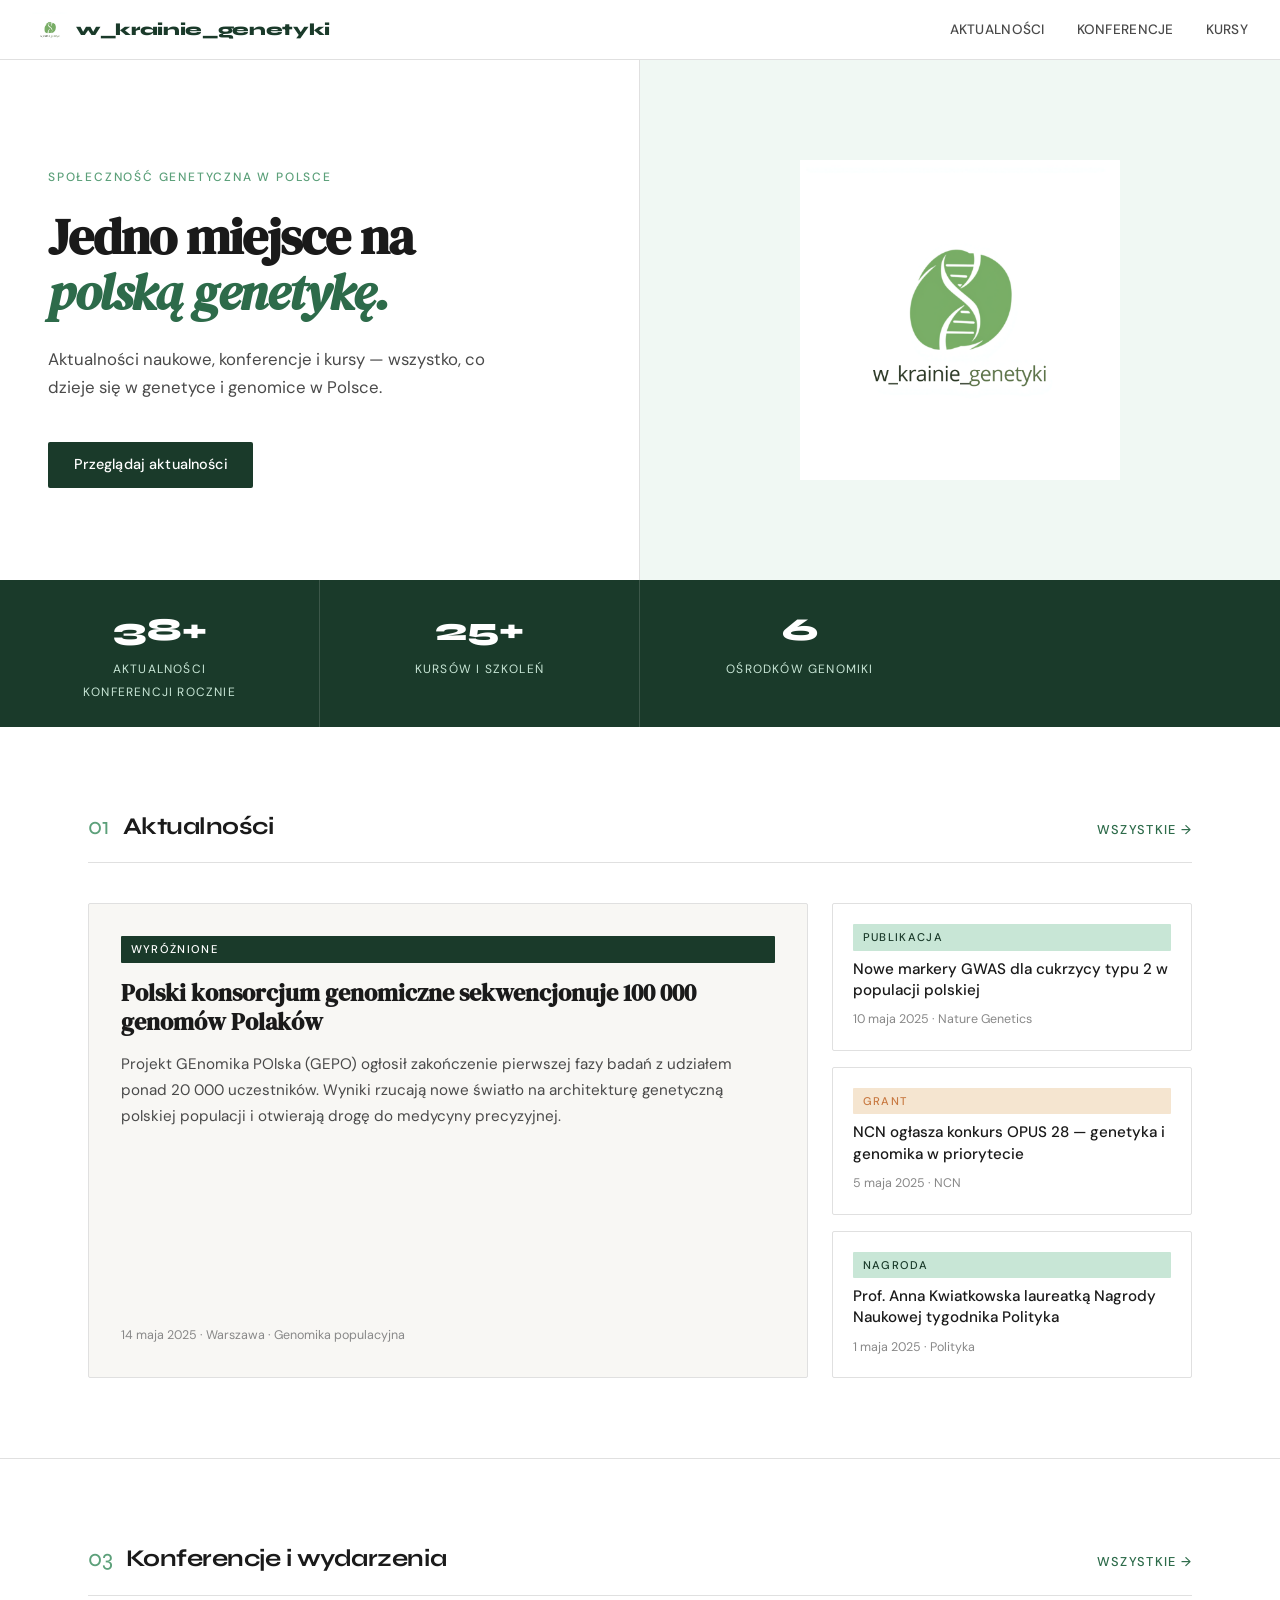
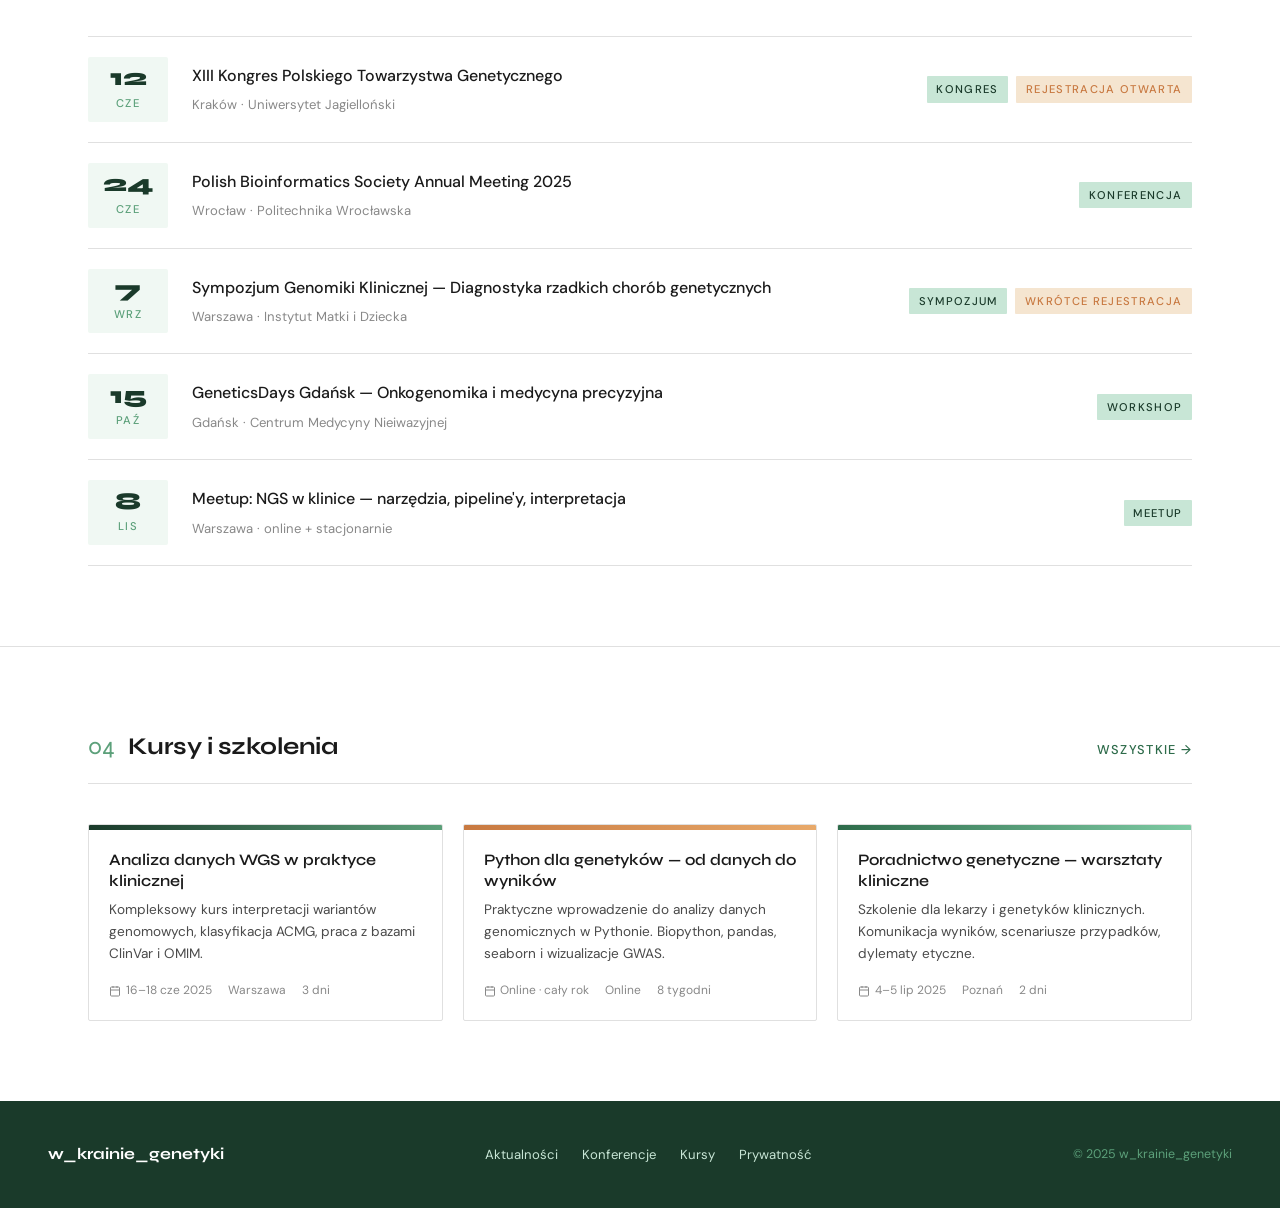
<file: index.html>
<!DOCTYPE html>
<html lang="pl">
<head>
  <meta charset="UTF-8" />
  <meta name="viewport" content="width=device-width, initial-scale=1.0" />
  <meta name="description" content="w_krainie_genetyki — aktualności, konferencje i kursy dla społeczności genetycznej w Polsce." />
  <title>w_krainie_genetyki</title>
  <link rel="preconnect" href="https://fonts.googleapis.com" />
  <link rel="preconnect" href="https://fonts.gstatic.com" crossorigin />
  <link href="https://fonts.googleapis.com/css2?family=Syne:wght@400;600;700;800&family=DM+Serif+Display:ital@0;1&family=DM+Sans:wght@300;400;500&display=swap" rel="stylesheet" />
  <style>
    *, *::before, *::after { box-sizing: border-box; margin: 0; padding: 0; }

    :root {
      --dna: #1a3a2a;
      --dna-mid: #2d6b4a;
      --dna-light: #5ca07a;
      --dna-pale: #c8e6d6;
      --dna-faint: #f0f8f3;
      --amber: #c87941;
      --amber-light: #f5e5d0;
      --ink: #1a1a1a;
      --ink-mid: #4a4a4a;
      --ink-soft: #888;
      --rule: #e0e0e0;
      --surface: #f8f7f4;
      --white: #ffffff;
    }

    html { scroll-behavior: smooth; }

    body {
      font-family: 'DM Sans', sans-serif;
      background: var(--white);
      color: var(--ink);
      font-size: 16px;
      line-height: 1.65;
    }

    /* ── NAV ── */
    nav {
      position: sticky;
      top: 0;
      z-index: 100;
      background: var(--white);
      border-bottom: 1px solid var(--rule);
      display: flex;
      align-items: center;
      justify-content: space-between;
      padding: 0 2rem;
      height: 60px;
    }

    .nav-logo {
      font-family: 'Syne', sans-serif;
      font-weight: 800;
      font-size: 1.05rem;
      letter-spacing: -0.02em;
      color: var(--dna);
      text-decoration: none;
      display: flex;
      align-items: center;
      gap: 0.5rem;
    }

    .nav-logo .helix {
      width: 22px;
      height: 22px;
      flex-shrink: 0;
    }

    .nav-links {
      display: flex;
      gap: 2rem;
      list-style: none;
    }

    .nav-links a {
      font-size: 0.85rem;
      font-weight: 500;
      color: var(--ink-mid);
      text-decoration: none;
      letter-spacing: 0.02em;
      text-transform: uppercase;
      transition: color 0.2s;
    }

    .nav-links a:hover { color: var(--dna); }

    .nav-cta {
      background: var(--dna);
      color: var(--white) !important;
      padding: 0.4rem 1rem;
      border-radius: 2px;
    }

    .nav-cta:hover { background: var(--dna-mid); color: var(--white) !important; }

    /* ── HERO ── */
    .hero {
      display: grid;
      grid-template-columns: 1fr 1fr;
      min-height: 520px;
      overflow: hidden;
    }

    .hero-text {
      padding: 5rem 3rem 4rem 3rem;
      display: flex;
      flex-direction: column;
      justify-content: center;
      border-right: 1px solid var(--rule);
    }

    .hero-eyebrow {
      font-size: 0.75rem;
      font-weight: 500;
      letter-spacing: 0.15em;
      text-transform: uppercase;
      color: var(--dna-light);
      margin-bottom: 1.25rem;
    }

    .hero h1 {
      font-family: 'DM Serif Display', serif;
      font-size: clamp(2.4rem, 4vw, 3.5rem);
      line-height: 1.1;
      letter-spacing: -0.02em;
      color: var(--ink);
      margin-bottom: 1.5rem;
    }

    .hero h1 em {
      color: var(--dna-mid);
      font-style: italic;
    }

    .hero-sub {
      font-size: 1.05rem;
      color: var(--ink-mid);
      max-width: 440px;
      line-height: 1.7;
      margin-bottom: 2.5rem;
    }

    .hero-actions {
      display: flex;
      gap: 1rem;
      flex-wrap: wrap;
    }

    .btn-primary {
      background: var(--dna);
      color: var(--white);
      padding: 0.7rem 1.6rem;
      font-size: 0.9rem;
      font-weight: 500;
      text-decoration: none;
      border-radius: 2px;
      transition: background 0.2s;
      letter-spacing: 0.01em;
    }
    .btn-primary:hover { background: var(--dna-mid); }

    .btn-ghost {
      border: 1px solid var(--rule);
      color: var(--ink-mid);
      padding: 0.7rem 1.6rem;
      font-size: 0.9rem;
      font-weight: 500;
      text-decoration: none;
      border-radius: 2px;
      transition: border-color 0.2s, color 0.2s;
    }
    .btn-ghost:hover { border-color: var(--dna-light); color: var(--dna); }

    .hero-visual {
      background: var(--dna-faint);
      display: flex;
      align-items: center;
      justify-content: center;
      padding: 3rem;
    }

    /* ── STATS BAR ── */
    .stats-bar {
      background: var(--dna);
      display: grid;
      grid-template-columns: repeat(4, 1fr);
    }

    .stat-item {
      padding: 1.5rem 2rem;
      border-right: 1px solid rgba(255,255,255,0.15);
      text-align: center;
    }
    .stat-item:last-child { border-right: none; }

    .stat-number {
      font-family: 'Syne', sans-serif;
      font-size: 2rem;
      font-weight: 800;
      color: var(--white);
      display: block;
    }

    .stat-label {
      font-size: 0.75rem;
      letter-spacing: 0.1em;
      text-transform: uppercase;
      color: var(--dna-pale);
      margin-top: 0.2rem;
      display: block;
    }

    /* ── SECTION WRAPPER ── */
    .section {
      padding: 5rem 3rem;
      max-width: 1200px;
      margin: 0 auto;
    }

    .section-header {
      display: flex;
      align-items: baseline;
      justify-content: space-between;
      margin-bottom: 2.5rem;
      padding-bottom: 1rem;
      border-bottom: 1px solid var(--rule);
    }

    .section-title {
      font-family: 'Syne', sans-serif;
      font-weight: 700;
      font-size: 1.5rem;
      letter-spacing: -0.02em;
      color: var(--ink);
    }

    .section-title span {
      color: var(--dna-light);
      margin-right: 0.5rem;
      font-weight: 400;
    }

    .section-link {
      font-size: 0.8rem;
      text-transform: uppercase;
      letter-spacing: 0.1em;
      color: var(--dna-mid);
      text-decoration: none;
      font-weight: 500;
    }
    .section-link:hover { text-decoration: underline; }

    /* ── NEWS GRID ── */
    .news-grid {
      display: grid;
      grid-template-columns: 2fr 1fr;
      gap: 1.5rem;
    }

    .news-featured {
      background: var(--surface);
      border: 1px solid var(--rule);
      border-radius: 2px;
      padding: 2rem;
      display: flex;
      flex-direction: column;
      gap: 1rem;
    }

    .news-tag {
      display: inline-block;
      font-size: 0.7rem;
      font-weight: 500;
      text-transform: uppercase;
      letter-spacing: 0.12em;
      background: var(--dna-pale);
      color: var(--dna);
      padding: 0.25rem 0.6rem;
      border-radius: 1px;
    }

    .news-tag.amber { background: var(--amber-light); color: var(--amber); }
    .news-tag.dark { background: var(--dna); color: var(--white); }

    .news-featured h3 {
      font-family: 'DM Serif Display', serif;
      font-size: 1.5rem;
      line-height: 1.2;
      color: var(--ink);
    }

    .news-featured p {
      color: var(--ink-mid);
      font-size: 0.95rem;
      line-height: 1.7;
    }

    .news-meta {
      font-size: 0.78rem;
      color: var(--ink-soft);
      margin-top: auto;
    }

    .news-sidebar {
      display: flex;
      flex-direction: column;
      gap: 1rem;
    }

    .news-item {
      border: 1px solid var(--rule);
      border-radius: 2px;
      padding: 1.25rem;
      display: flex;
      flex-direction: column;
      gap: 0.5rem;
      text-decoration: none;
      color: inherit;
      transition: border-color 0.2s;
    }
    .news-item:hover { border-color: var(--dna-light); }

    .news-item h4 {
      font-size: 0.95rem;
      font-weight: 500;
      line-height: 1.4;
      color: var(--ink);
    }

    .news-item .news-meta { margin-top: 0; }

    /* ── CARDS GRID ── */
    .cards-grid {
      display: grid;
      grid-template-columns: repeat(auto-fill, minmax(280px, 1fr));
      gap: 1.25rem;
    }

    .card {
      border: 1px solid var(--rule);
      border-radius: 2px;
      padding: 1.5rem;
      display: flex;
      flex-direction: column;
      gap: 0.75rem;
      transition: border-color 0.2s, box-shadow 0.2s;
      text-decoration: none;
      color: inherit;
    }
    .card:hover {
      border-color: var(--dna-light);
      box-shadow: 0 4px 20px rgba(44, 106, 74, 0.08);
    }

    .card-icon {
      width: 40px;
      height: 40px;
      background: var(--dna-faint);
      border-radius: 2px;
      display: flex;
      align-items: center;
      justify-content: center;
    }

    .card-icon svg { width: 20px; height: 20px; stroke: var(--dna-mid); fill: none; stroke-width: 1.5; }

    .card h3 {
      font-family: 'Syne', sans-serif;
      font-size: 1rem;
      font-weight: 600;
      color: var(--ink);
      line-height: 1.3;
    }

    .card p {
      font-size: 0.88rem;
      color: var(--ink-mid);
      line-height: 1.6;
      flex: 1;
    }

    .card-footer {
      font-size: 0.75rem;
      color: var(--ink-soft);
      padding-top: 0.75rem;
      border-top: 1px solid var(--rule);
      display: flex;
      align-items: center;
      justify-content: space-between;
    }

    .card-badge {
      font-size: 0.7rem;
      background: var(--dna-faint);
      color: var(--dna);
      padding: 0.2rem 0.5rem;
      border-radius: 1px;
      font-weight: 500;
    }

    /* ── CONFERENCES ── */
    .conf-list {
      display: flex;
      flex-direction: column;
      gap: 0;
    }

    .conf-item {
      display: grid;
      grid-template-columns: 80px 1fr auto;
      align-items: center;
      gap: 1.5rem;
      padding: 1.25rem 0;
      border-bottom: 1px solid var(--rule);
      text-decoration: none;
      color: inherit;
    }
    .conf-item:first-child { border-top: 1px solid var(--rule); }
    .conf-item:hover .conf-name { color: var(--dna); }

    .conf-date-block {
      text-align: center;
      background: var(--dna-faint);
      padding: 0.6rem;
      border-radius: 2px;
    }

    .conf-day {
      font-family: 'Syne', sans-serif;
      font-size: 1.5rem;
      font-weight: 800;
      color: var(--dna);
      line-height: 1;
      display: block;
    }

    .conf-month {
      font-size: 0.7rem;
      font-weight: 500;
      text-transform: uppercase;
      letter-spacing: 0.1em;
      color: var(--dna-light);
      display: block;
      margin-top: 0.2rem;
    }

    .conf-name {
      font-weight: 500;
      font-size: 1rem;
      color: var(--ink);
      transition: color 0.2s;
      margin-bottom: 0.3rem;
    }

    .conf-location {
      font-size: 0.82rem;
      color: var(--ink-soft);
    }

    .conf-tag-wrap { display: flex; gap: 0.5rem; flex-wrap: wrap; }

    /* ── COURSES ── */
    .course-grid {
      display: grid;
      grid-template-columns: repeat(auto-fill, minmax(300px, 1fr));
      gap: 1.25rem;
    }

    .course-card {
      border: 1px solid var(--rule);
      border-radius: 2px;
      overflow: hidden;
      text-decoration: none;
      color: inherit;
      transition: border-color 0.2s;
      display: block;
    }
    .course-card:hover { border-color: var(--dna-light); }

    .course-stripe {
      height: 5px;
      background: linear-gradient(90deg, var(--dna) 0%, var(--dna-light) 100%);
    }
    .course-stripe.amber { background: linear-gradient(90deg, var(--amber) 0%, #e8a96a 100%); }
    .course-stripe.mid { background: linear-gradient(90deg, var(--dna-mid) 0%, #7ecba4 100%); }

    .course-body { padding: 1.25rem; }

    .course-body h3 {
      font-family: 'Syne', sans-serif;
      font-size: 1rem;
      font-weight: 600;
      color: var(--ink);
      margin-bottom: 0.5rem;
      line-height: 1.3;
    }

    .course-body p {
      font-size: 0.85rem;
      color: var(--ink-mid);
      line-height: 1.6;
      margin-bottom: 1rem;
    }

    .course-meta-row {
      display: flex;
      gap: 1rem;
      font-size: 0.75rem;
      color: var(--ink-soft);
    }

    .course-meta-row span { display: flex; align-items: center; gap: 0.3rem; }

    /* ── SUBMIT BANNER ── */
    .submit-banner {
      background: var(--dna-faint);
      border: 1px solid var(--dna-pale);
      border-radius: 2px;
      padding: 3rem;
      text-align: center;
      margin: 0 3rem 5rem;
    }

    .submit-banner h2 {
      font-family: 'DM Serif Display', serif;
      font-size: 1.8rem;
      color: var(--dna);
      margin-bottom: 0.75rem;
    }

    .submit-banner p {
      color: var(--ink-mid);
      max-width: 500px;
      margin: 0 auto 1.75rem;
      font-size: 0.95rem;
    }

    /* ── FOOTER ── */
    footer {
      background: var(--dna);
      color: var(--dna-pale);
      padding: 2.5rem 3rem;
      display: flex;
      align-items: center;
      justify-content: space-between;
      flex-wrap: wrap;
      gap: 1rem;
    }

    .footer-brand {
      font-family: 'Syne', sans-serif;
      font-weight: 700;
      font-size: 1rem;
      color: var(--white);
    }

    .footer-links {
      display: flex;
      gap: 1.5rem;
      list-style: none;
    }

    .footer-links a {
      font-size: 0.82rem;
      color: var(--dna-pale);
      text-decoration: none;
    }
    .footer-links a:hover { color: var(--white); }

    .footer-copy {
      font-size: 0.78rem;
      color: var(--dna-light);
    }

    /* ── DIVIDER ── */
    .divider { border: none; border-top: 1px solid var(--rule); }

    /* ── RESPONSIVE ── */
    @media (max-width: 900px) {
      .hero { grid-template-columns: 1fr; }
      .hero-visual { display: none; }
      .stats-bar { grid-template-columns: repeat(2, 1fr); }
      .news-grid { grid-template-columns: 1fr; }
      .conf-item { grid-template-columns: 70px 1fr; }
      .conf-tag-wrap { display: none; }
      nav { padding: 0 1.25rem; }
      .section { padding: 3rem 1.25rem; }
      .submit-banner { margin: 0 1.25rem 3rem; padding: 2rem 1.25rem; }
      footer { padding: 2rem 1.25rem; flex-direction: column; align-items: flex-start; }
    }

    @media (max-width: 600px) {
      .nav-links { display: none; }
      .hero-text { padding: 3rem 1.25rem; }
      .stats-bar { grid-template-columns: repeat(2, 1fr); }
    }
  </style>
</head>
<body>

<!-- ── NAVIGATION ── -->
<nav>
  <a href="index.html" class="nav-logo">
    <img src="logo.png" alt="w_krainie_genetyki" style="width:36px;height:36px;object-fit:contain;display:block;background:#fff;border:none;" />
    <span class="site-name">w_krainie_genetyki</span>
  </a>
  <ul class="nav-links">
    <li><a href="#aktualnosci">Aktualności</a></li>
    <li><a href="#konferencje">Konferencje</a></li>
    <li><a href="#kursy">Kursy</a></li>
  </ul>
</nav>

<!-- ── HERO ── -->
<section class="hero">
  <div class="hero-text">
    <p class="hero-eyebrow">Społeczność genetyczna w Polsce</p>
    <h1>Jedno miejsce na<br/><em>polską genetykę.</em></h1>
    <p class="hero-sub">
      Aktualności naukowe, konferencje i kursy — wszystko, co dzieje się w genetyce i genomice w Polsce.
    </p>
    <div class="hero-actions">
      <a href="#aktualnosci" class="btn-primary">Przeglądaj aktualności</a>
    </div>
  </div>
  <div class="hero-visual">
    <img src="logo.png" alt="w_krainie_genetyki logo" style="max-width:320px; width:100%; height:auto; display:block; margin:0 auto; background:#fff; border:none;" />
  </div>
</section>

<!-- ── STATS ── -->
<div class="stats-bar">
  <div class="stat-item">
    <span class="stat-number">38+</span>
    <span class="stat-label">Aktualności</span>
    <span class="stat-label">Konferencji rocznie</span>
  </div>
  <div class="stat-item">
    <span class="stat-number">25+</span>
    <span class="stat-label">Kursów i szkoleń</span>
  </div>
  <div class="stat-item">
    <span class="stat-number">6</span>
    <span class="stat-label">Ośrodków genomiki</span>
  </div>
</div>

<!-- ── AKTUALNOŚCI ── -->
<div class="section" id="aktualnosci">
  <div class="section-header">
    <h2 class="section-title"><span>01</span> Aktualności</h2>
    <a href="aktualnosci.html" class="section-link">Wszystkie →</a>
  </div>
  <div class="news-grid">
    <div class="news-featured">
      <span class="news-tag dark">Wyróżnione</span>
      <h3>Polski konsorcjum genomiczne sekwencjonuje 100 000 genomów Polaków</h3>
      <p>Projekt GEnomika POlska (GEPO) ogłosił zakończenie pierwszej fazy badań z udziałem ponad 20 000 uczestników. Wyniki rzucają nowe światło na architekturę genetyczną polskiej populacji i otwierają drogę do medycyny precyzyjnej.</p>
      <span class="news-meta">14 maja 2025 · Warszawa · Genomika populacyjna</span>
    </div>
    <div class="news-sidebar">
      <a href="#" class="news-item">
        <span class="news-tag">Publikacja</span>
        <h4>Nowe markery GWAS dla cukrzycy typu 2 w populacji polskiej</h4>
        <span class="news-meta">10 maja 2025 · Nature Genetics</span>
      </a>
      <a href="#" class="news-item">
        <span class="news-tag amber">Grant</span>
        <h4>NCN ogłasza konkurs OPUS 28 — genetyka i genomika w priorytecie</h4>
        <span class="news-meta">5 maja 2025 · NCN</span>
      </a>
      <a href="#" class="news-item">
        <span class="news-tag">Nagroda</span>
        <h4>Prof. Anna Kwiatkowska laureatką Nagrody Naukowej tygodnika Polityka</h4>
        <span class="news-meta">1 maja 2025 · Polityka</span>
      </a>
    </div>
  </div>
</div>

<hr class="divider" />


<!-- ── KONFERENCJE ── -->
<div class="section" id="konferencje">
  <div class="section-header">
    <h2 class="section-title"><span>03</span> Konferencje i wydarzenia</h2>
    <a href="konferencje.html" class="section-link">Wszystkie →</a>
  </div>
  <div class="conf-list">

    <a href="#" class="conf-item">
      <div class="conf-date-block">
        <span class="conf-day">12</span>
        <span class="conf-month">Cze</span>
      </div>
      <div>
        <p class="conf-name">XIII Kongres Polskiego Towarzystwa Genetycznego</p>
        <p class="conf-location">Kraków · Uniwersytet Jagielloński</p>
      </div>
      <div class="conf-tag-wrap">
        <span class="news-tag">Kongres</span>
        <span class="news-tag amber">Rejestracja otwarta</span>
      </div>
    </a>

    <a href="#" class="conf-item">
      <div class="conf-date-block">
        <span class="conf-day">24</span>
        <span class="conf-month">Cze</span>
      </div>
      <div>
        <p class="conf-name">Polish Bioinformatics Society Annual Meeting 2025</p>
        <p class="conf-location">Wrocław · Politechnika Wrocławska</p>
      </div>
      <div class="conf-tag-wrap">
        <span class="news-tag">Konferencja</span>
      </div>
    </a>

    <a href="#" class="conf-item">
      <div class="conf-date-block">
        <span class="conf-day">7</span>
        <span class="conf-month">Wrz</span>
      </div>
      <div>
        <p class="conf-name">Sympozjum Genomiki Klinicznej — Diagnostyka rzadkich chorób genetycznych</p>
        <p class="conf-location">Warszawa · Instytut Matki i Dziecka</p>
      </div>
      <div class="conf-tag-wrap">
        <span class="news-tag">Sympozjum</span>
        <span class="news-tag amber">Wkrótce rejestracja</span>
      </div>
    </a>

    <a href="#" class="conf-item">
      <div class="conf-date-block">
        <span class="conf-day">15</span>
        <span class="conf-month">Paź</span>
      </div>
      <div>
        <p class="conf-name">GeneticsDays Gdańsk — Onkogenomika i medycyna precyzyjna</p>
        <p class="conf-location">Gdańsk · Centrum Medycyny Nieiwazyjnej</p>
      </div>
      <div class="conf-tag-wrap">
        <span class="news-tag">Workshop</span>
      </div>
    </a>

    <a href="#" class="conf-item">
      <div class="conf-date-block">
        <span class="conf-day">8</span>
        <span class="conf-month">Lis</span>
      </div>
      <div>
        <p class="conf-name">Meetup: NGS w klinice — narzędzia, pipeline'y, interpretacja</p>
        <p class="conf-location">Warszawa · online + stacjonarnie</p>
      </div>
      <div class="conf-tag-wrap">
        <span class="news-tag">Meetup</span>
      </div>
    </a>

  </div>
</div>

<hr class="divider" />

<!-- ── KURSY ── -->
<div class="section" id="kursy">
  <div class="section-header">
    <h2 class="section-title"><span>04</span> Kursy i szkolenia</h2>
    <a href="kursy.html" class="section-link">Wszystkie →</a>
  </div>
  <div class="course-grid">

    <a href="#" class="course-card">
      <div class="course-stripe"></div>
      <div class="course-body">
        <h3>Analiza danych WGS w praktyce klinicznej</h3>
        <p>Kompleksowy kurs interpretacji wariantów genomowych, klasyfikacja ACMG, praca z bazami ClinVar i OMIM.</p>
        <div class="course-meta-row">
          <span>
            <svg width="12" height="12" viewBox="0 0 24 24" fill="none" stroke="currentColor" stroke-width="2"><rect x="3" y="4" width="18" height="18" rx="2"/><line x1="16" y1="2" x2="16" y2="6"/><line x1="8" y1="2" x2="8" y2="6"/><line x1="3" y1="10" x2="21" y2="10"/></svg>
            16–18 cze 2025
          </span>
          <span>Warszawa</span>
          <span>3 dni</span>
        </div>
      </div>
    </a>

    <a href="#" class="course-card">
      <div class="course-stripe amber"></div>
      <div class="course-body">
        <h3>Python dla genetyków — od danych do wyników</h3>
        <p>Praktyczne wprowadzenie do analizy danych genomicznych w Pythonie. Biopython, pandas, seaborn i wizualizacje GWAS.</p>
        <div class="course-meta-row">
          <span>
            <svg width="12" height="12" viewBox="0 0 24 24" fill="none" stroke="currentColor" stroke-width="2"><rect x="3" y="4" width="18" height="18" rx="2"/><line x1="16" y1="2" x2="16" y2="6"/><line x1="8" y1="2" x2="8" y2="6"/><line x1="3" y1="10" x2="21" y2="10"/></svg>
            Online · cały rok
          </span>
          <span>Online</span>
          <span>8 tygodni</span>
        </div>
      </div>
    </a>

    <a href="#" class="course-card">
      <div class="course-stripe mid"></div>
      <div class="course-body">
        <h3>Poradnictwo genetyczne — warsztaty kliniczne</h3>
        <p>Szkolenie dla lekarzy i genetyków klinicznych. Komunikacja wyników, scenariusze przypadków, dylematy etyczne.</p>
        <div class="course-meta-row">
          <span>
            <svg width="12" height="12" viewBox="0 0 24 24" fill="none" stroke="currentColor" stroke-width="2"><rect x="3" y="4" width="18" height="18" rx="2"/><line x1="16" y1="2" x2="16" y2="6"/><line x1="8" y1="2" x2="8" y2="6"/><line x1="3" y1="10" x2="21" y2="10"/></svg>
            4–5 lip 2025
          </span>
          <span>Poznań</span>
          <span>2 dni</span>
        </div>
      </div>
    </a>

  </div>
</div>

<!-- ── FOOTER ── -->
<footer>
  <span class="footer-brand">w_krainie_genetyki</span>
  <ul class="footer-links">
    <li><a href="#aktualnosci">Aktualności</a></li>
    <li><a href="#konferencje">Konferencje</a></li>
    <li><a href="#kursy">Kursy</a></li>
    <li><a href="privacy.html">Prywatność</a></li>
  </ul>
  <span class="footer-copy">© 2025 w_krainie_genetyki</span>
</footer>

</body>
</html>
</file>
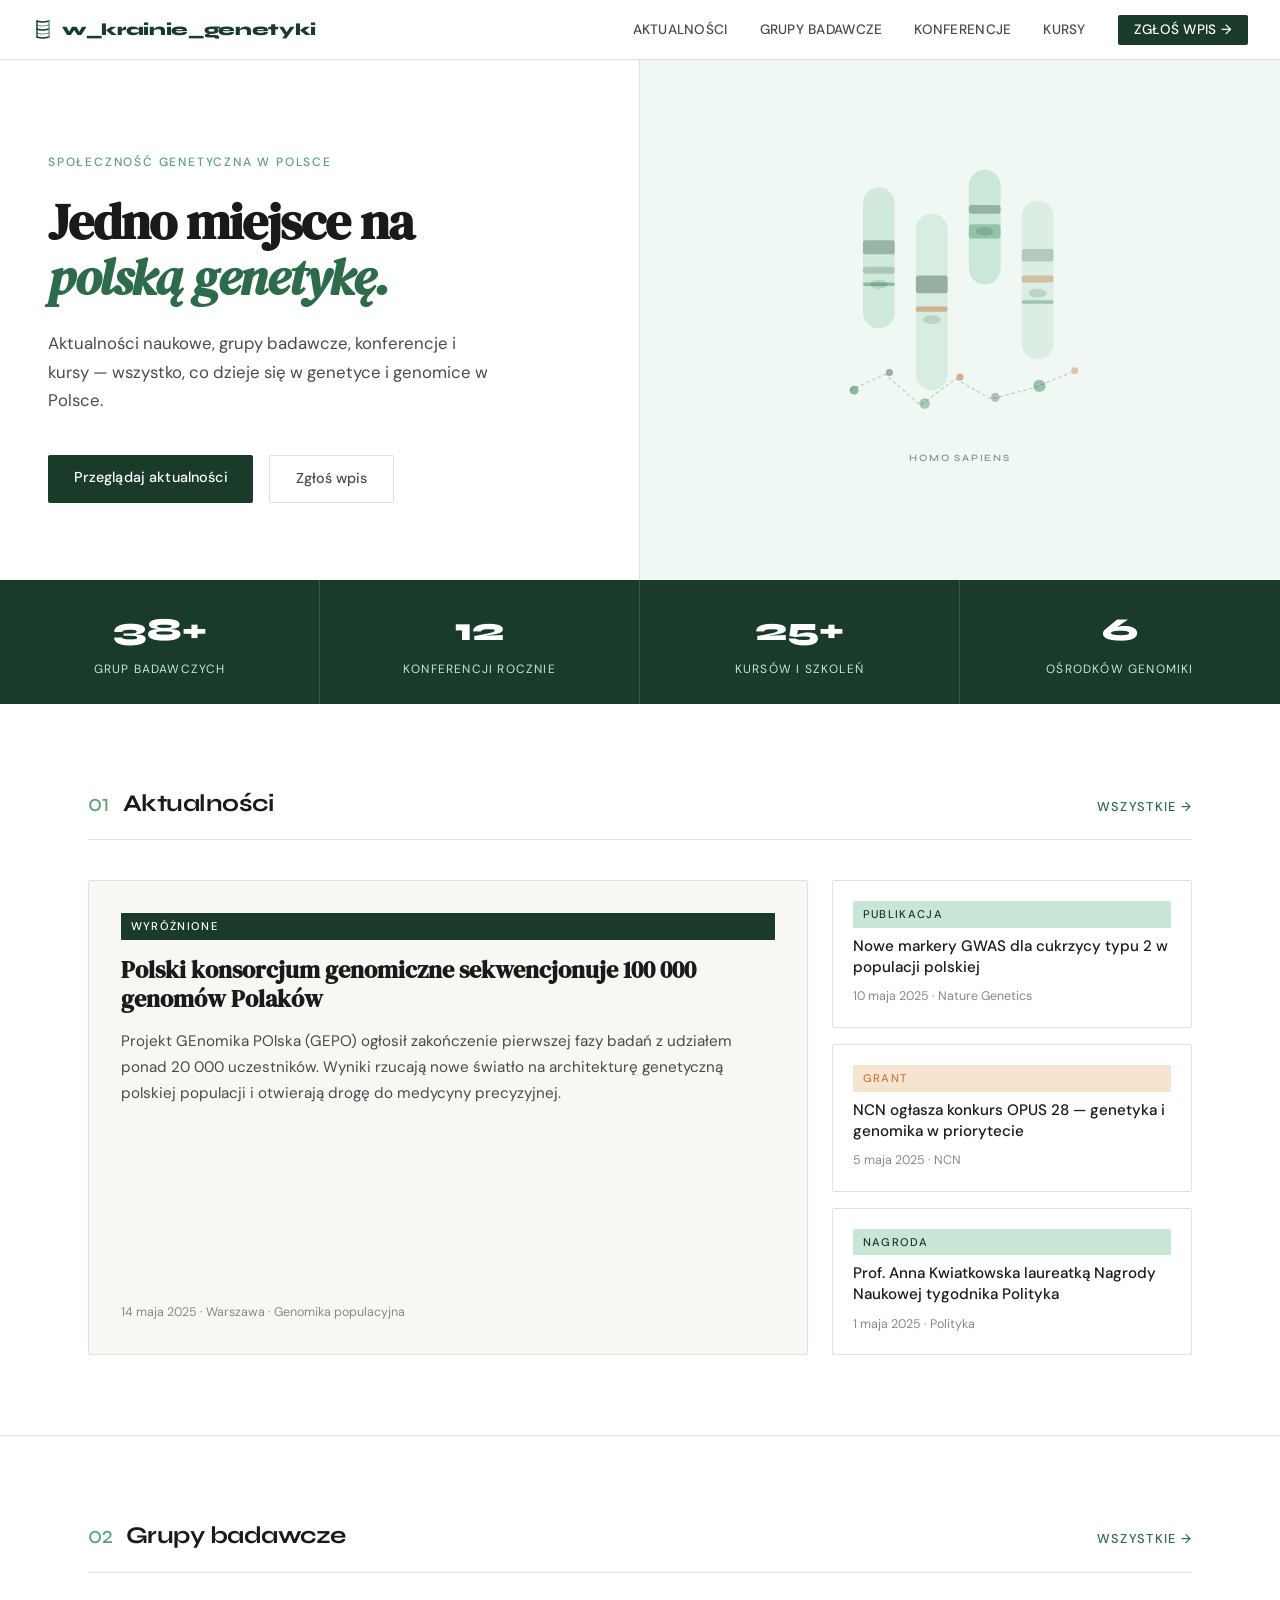
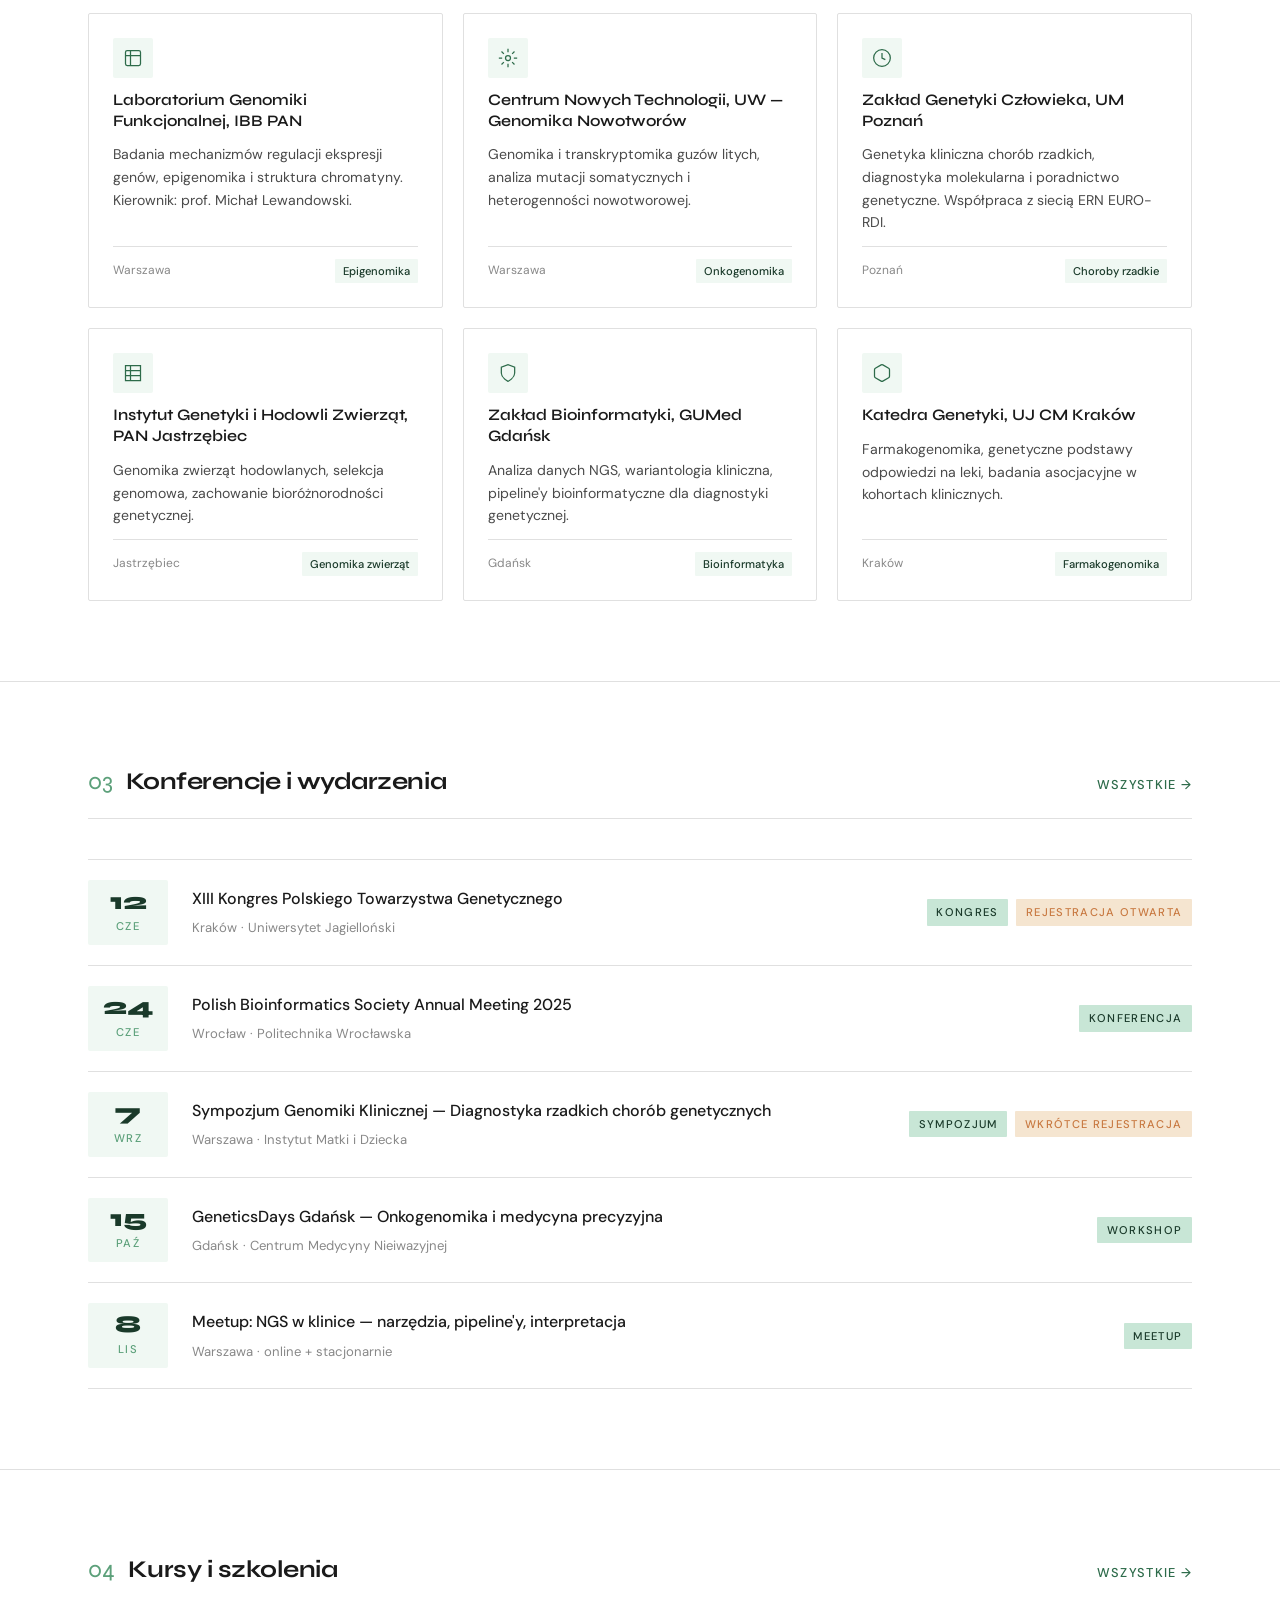
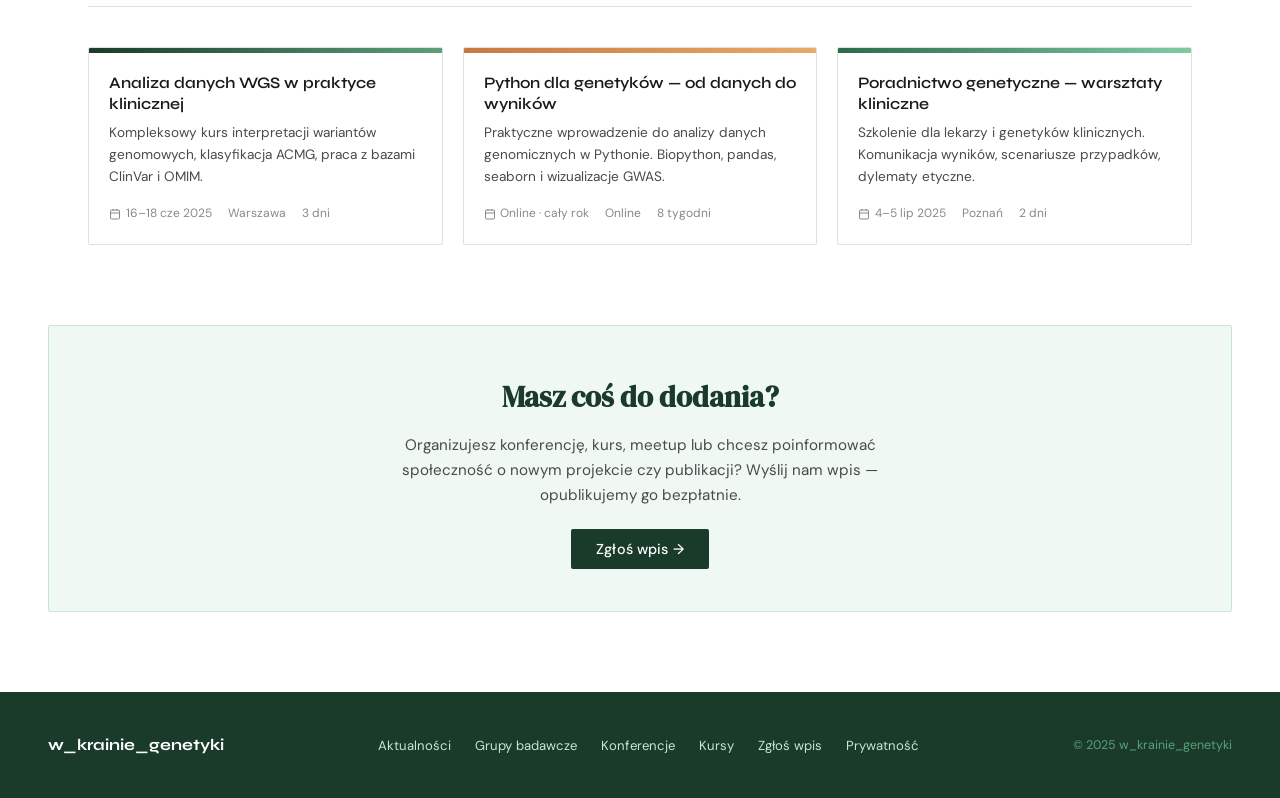
<file: .github/ISSUE_TEMPLATE/index.html>
<!DOCTYPE html>
<html lang="pl">
<head>
  <meta charset="UTF-8" />
  <meta name="viewport" content="width=device-width, initial-scale=1.0" />
  <meta name="description" content="w_krainie_genetyki — aktualności, grupy badawcze, konferencje i kursy dla społeczności genetycznej w Polsce." />
  <title>w_krainie_genetyki</title>
  <link rel="preconnect" href="https://fonts.googleapis.com" />
  <link rel="preconnect" href="https://fonts.gstatic.com" crossorigin />
  <link href="https://fonts.googleapis.com/css2?family=Syne:wght@400;600;700;800&family=DM+Serif+Display:ital@0;1&family=DM+Sans:wght@300;400;500&display=swap" rel="stylesheet" />
  <style>
    *, *::before, *::after { box-sizing: border-box; margin: 0; padding: 0; }

    :root {
      --dna: #1a3a2a;
      --dna-mid: #2d6b4a;
      --dna-light: #5ca07a;
      --dna-pale: #c8e6d6;
      --dna-faint: #f0f8f3;
      --amber: #c87941;
      --amber-light: #f5e5d0;
      --ink: #1a1a1a;
      --ink-mid: #4a4a4a;
      --ink-soft: #888;
      --rule: #e0e0e0;
      --surface: #f8f7f4;
      --white: #ffffff;
    }

    html { scroll-behavior: smooth; }

    body {
      font-family: 'DM Sans', sans-serif;
      background: var(--white);
      color: var(--ink);
      font-size: 16px;
      line-height: 1.65;
    }

    /* ── NAV ── */
    nav {
      position: sticky;
      top: 0;
      z-index: 100;
      background: var(--white);
      border-bottom: 1px solid var(--rule);
      display: flex;
      align-items: center;
      justify-content: space-between;
      padding: 0 2rem;
      height: 60px;
    }

    .nav-logo {
      font-family: 'Syne', sans-serif;
      font-weight: 800;
      font-size: 1.05rem;
      letter-spacing: -0.02em;
      color: var(--dna);
      text-decoration: none;
      display: flex;
      align-items: center;
      gap: 0.5rem;
    }

    .nav-logo .helix {
      width: 22px;
      height: 22px;
      flex-shrink: 0;
    }

    .nav-links {
      display: flex;
      gap: 2rem;
      list-style: none;
    }

    .nav-links a {
      font-size: 0.85rem;
      font-weight: 500;
      color: var(--ink-mid);
      text-decoration: none;
      letter-spacing: 0.02em;
      text-transform: uppercase;
      transition: color 0.2s;
    }

    .nav-links a:hover { color: var(--dna); }

    .nav-cta {
      background: var(--dna);
      color: var(--white) !important;
      padding: 0.4rem 1rem;
      border-radius: 2px;
    }

    .nav-cta:hover { background: var(--dna-mid); color: var(--white) !important; }

    /* ── HERO ── */
    .hero {
      display: grid;
      grid-template-columns: 1fr 1fr;
      min-height: 520px;
      overflow: hidden;
    }

    .hero-text {
      padding: 5rem 3rem 4rem 3rem;
      display: flex;
      flex-direction: column;
      justify-content: center;
      border-right: 1px solid var(--rule);
    }

    .hero-eyebrow {
      font-size: 0.75rem;
      font-weight: 500;
      letter-spacing: 0.15em;
      text-transform: uppercase;
      color: var(--dna-light);
      margin-bottom: 1.25rem;
    }

    .hero h1 {
      font-family: 'DM Serif Display', serif;
      font-size: clamp(2.4rem, 4vw, 3.5rem);
      line-height: 1.1;
      letter-spacing: -0.02em;
      color: var(--ink);
      margin-bottom: 1.5rem;
    }

    .hero h1 em {
      color: var(--dna-mid);
      font-style: italic;
    }

    .hero-sub {
      font-size: 1.05rem;
      color: var(--ink-mid);
      max-width: 440px;
      line-height: 1.7;
      margin-bottom: 2.5rem;
    }

    .hero-actions {
      display: flex;
      gap: 1rem;
      flex-wrap: wrap;
    }

    .btn-primary {
      background: var(--dna);
      color: var(--white);
      padding: 0.7rem 1.6rem;
      font-size: 0.9rem;
      font-weight: 500;
      text-decoration: none;
      border-radius: 2px;
      transition: background 0.2s;
      letter-spacing: 0.01em;
    }
    .btn-primary:hover { background: var(--dna-mid); }

    .btn-ghost {
      border: 1px solid var(--rule);
      color: var(--ink-mid);
      padding: 0.7rem 1.6rem;
      font-size: 0.9rem;
      font-weight: 500;
      text-decoration: none;
      border-radius: 2px;
      transition: border-color 0.2s, color 0.2s;
    }
    .btn-ghost:hover { border-color: var(--dna-light); color: var(--dna); }

    .hero-visual {
      background: var(--dna-faint);
      display: flex;
      align-items: center;
      justify-content: center;
      padding: 3rem;
    }

    /* ── STATS BAR ── */
    .stats-bar {
      background: var(--dna);
      display: grid;
      grid-template-columns: repeat(4, 1fr);
    }

    .stat-item {
      padding: 1.5rem 2rem;
      border-right: 1px solid rgba(255,255,255,0.15);
      text-align: center;
    }
    .stat-item:last-child { border-right: none; }

    .stat-number {
      font-family: 'Syne', sans-serif;
      font-size: 2rem;
      font-weight: 800;
      color: var(--white);
      display: block;
    }

    .stat-label {
      font-size: 0.75rem;
      letter-spacing: 0.1em;
      text-transform: uppercase;
      color: var(--dna-pale);
      margin-top: 0.2rem;
      display: block;
    }

    /* ── SECTION WRAPPER ── */
    .section {
      padding: 5rem 3rem;
      max-width: 1200px;
      margin: 0 auto;
    }

    .section-header {
      display: flex;
      align-items: baseline;
      justify-content: space-between;
      margin-bottom: 2.5rem;
      padding-bottom: 1rem;
      border-bottom: 1px solid var(--rule);
    }

    .section-title {
      font-family: 'Syne', sans-serif;
      font-weight: 700;
      font-size: 1.5rem;
      letter-spacing: -0.02em;
      color: var(--ink);
    }

    .section-title span {
      color: var(--dna-light);
      margin-right: 0.5rem;
      font-weight: 400;
    }

    .section-link {
      font-size: 0.8rem;
      text-transform: uppercase;
      letter-spacing: 0.1em;
      color: var(--dna-mid);
      text-decoration: none;
      font-weight: 500;
    }
    .section-link:hover { text-decoration: underline; }

    /* ── NEWS GRID ── */
    .news-grid {
      display: grid;
      grid-template-columns: 2fr 1fr;
      gap: 1.5rem;
    }

    .news-featured {
      background: var(--surface);
      border: 1px solid var(--rule);
      border-radius: 2px;
      padding: 2rem;
      display: flex;
      flex-direction: column;
      gap: 1rem;
    }

    .news-tag {
      display: inline-block;
      font-size: 0.7rem;
      font-weight: 500;
      text-transform: uppercase;
      letter-spacing: 0.12em;
      background: var(--dna-pale);
      color: var(--dna);
      padding: 0.25rem 0.6rem;
      border-radius: 1px;
    }

    .news-tag.amber { background: var(--amber-light); color: var(--amber); }
    .news-tag.dark { background: var(--dna); color: var(--white); }

    .news-featured h3 {
      font-family: 'DM Serif Display', serif;
      font-size: 1.5rem;
      line-height: 1.2;
      color: var(--ink);
    }

    .news-featured p {
      color: var(--ink-mid);
      font-size: 0.95rem;
      line-height: 1.7;
    }

    .news-meta {
      font-size: 0.78rem;
      color: var(--ink-soft);
      margin-top: auto;
    }

    .news-sidebar {
      display: flex;
      flex-direction: column;
      gap: 1rem;
    }

    .news-item {
      border: 1px solid var(--rule);
      border-radius: 2px;
      padding: 1.25rem;
      display: flex;
      flex-direction: column;
      gap: 0.5rem;
      text-decoration: none;
      color: inherit;
      transition: border-color 0.2s;
    }
    .news-item:hover { border-color: var(--dna-light); }

    .news-item h4 {
      font-size: 0.95rem;
      font-weight: 500;
      line-height: 1.4;
      color: var(--ink);
    }

    .news-item .news-meta { margin-top: 0; }

    /* ── CARDS GRID ── */
    .cards-grid {
      display: grid;
      grid-template-columns: repeat(auto-fill, minmax(280px, 1fr));
      gap: 1.25rem;
    }

    .card {
      border: 1px solid var(--rule);
      border-radius: 2px;
      padding: 1.5rem;
      display: flex;
      flex-direction: column;
      gap: 0.75rem;
      transition: border-color 0.2s, box-shadow 0.2s;
      text-decoration: none;
      color: inherit;
    }
    .card:hover {
      border-color: var(--dna-light);
      box-shadow: 0 4px 20px rgba(44, 106, 74, 0.08);
    }

    .card-icon {
      width: 40px;
      height: 40px;
      background: var(--dna-faint);
      border-radius: 2px;
      display: flex;
      align-items: center;
      justify-content: center;
    }

    .card-icon svg { width: 20px; height: 20px; stroke: var(--dna-mid); fill: none; stroke-width: 1.5; }

    .card h3 {
      font-family: 'Syne', sans-serif;
      font-size: 1rem;
      font-weight: 600;
      color: var(--ink);
      line-height: 1.3;
    }

    .card p {
      font-size: 0.88rem;
      color: var(--ink-mid);
      line-height: 1.6;
      flex: 1;
    }

    .card-footer {
      font-size: 0.75rem;
      color: var(--ink-soft);
      padding-top: 0.75rem;
      border-top: 1px solid var(--rule);
      display: flex;
      align-items: center;
      justify-content: space-between;
    }

    .card-badge {
      font-size: 0.7rem;
      background: var(--dna-faint);
      color: var(--dna);
      padding: 0.2rem 0.5rem;
      border-radius: 1px;
      font-weight: 500;
    }

    /* ── CONFERENCES ── */
    .conf-list {
      display: flex;
      flex-direction: column;
      gap: 0;
    }

    .conf-item {
      display: grid;
      grid-template-columns: 80px 1fr auto;
      align-items: center;
      gap: 1.5rem;
      padding: 1.25rem 0;
      border-bottom: 1px solid var(--rule);
      text-decoration: none;
      color: inherit;
    }
    .conf-item:first-child { border-top: 1px solid var(--rule); }
    .conf-item:hover .conf-name { color: var(--dna); }

    .conf-date-block {
      text-align: center;
      background: var(--dna-faint);
      padding: 0.6rem;
      border-radius: 2px;
    }

    .conf-day {
      font-family: 'Syne', sans-serif;
      font-size: 1.5rem;
      font-weight: 800;
      color: var(--dna);
      line-height: 1;
      display: block;
    }

    .conf-month {
      font-size: 0.7rem;
      font-weight: 500;
      text-transform: uppercase;
      letter-spacing: 0.1em;
      color: var(--dna-light);
      display: block;
      margin-top: 0.2rem;
    }

    .conf-name {
      font-weight: 500;
      font-size: 1rem;
      color: var(--ink);
      transition: color 0.2s;
      margin-bottom: 0.3rem;
    }

    .conf-location {
      font-size: 0.82rem;
      color: var(--ink-soft);
    }

    .conf-tag-wrap { display: flex; gap: 0.5rem; flex-wrap: wrap; }

    /* ── COURSES ── */
    .course-grid {
      display: grid;
      grid-template-columns: repeat(auto-fill, minmax(300px, 1fr));
      gap: 1.25rem;
    }

    .course-card {
      border: 1px solid var(--rule);
      border-radius: 2px;
      overflow: hidden;
      text-decoration: none;
      color: inherit;
      transition: border-color 0.2s;
      display: block;
    }
    .course-card:hover { border-color: var(--dna-light); }

    .course-stripe {
      height: 5px;
      background: linear-gradient(90deg, var(--dna) 0%, var(--dna-light) 100%);
    }
    .course-stripe.amber { background: linear-gradient(90deg, var(--amber) 0%, #e8a96a 100%); }
    .course-stripe.mid { background: linear-gradient(90deg, var(--dna-mid) 0%, #7ecba4 100%); }

    .course-body { padding: 1.25rem; }

    .course-body h3 {
      font-family: 'Syne', sans-serif;
      font-size: 1rem;
      font-weight: 600;
      color: var(--ink);
      margin-bottom: 0.5rem;
      line-height: 1.3;
    }

    .course-body p {
      font-size: 0.85rem;
      color: var(--ink-mid);
      line-height: 1.6;
      margin-bottom: 1rem;
    }

    .course-meta-row {
      display: flex;
      gap: 1rem;
      font-size: 0.75rem;
      color: var(--ink-soft);
    }

    .course-meta-row span { display: flex; align-items: center; gap: 0.3rem; }

    /* ── SUBMIT BANNER ── */
    .submit-banner {
      background: var(--dna-faint);
      border: 1px solid var(--dna-pale);
      border-radius: 2px;
      padding: 3rem;
      text-align: center;
      margin: 0 3rem 5rem;
    }

    .submit-banner h2 {
      font-family: 'DM Serif Display', serif;
      font-size: 1.8rem;
      color: var(--dna);
      margin-bottom: 0.75rem;
    }

    .submit-banner p {
      color: var(--ink-mid);
      max-width: 500px;
      margin: 0 auto 1.75rem;
      font-size: 0.95rem;
    }

    /* ── FOOTER ── */
    footer {
      background: var(--dna);
      color: var(--dna-pale);
      padding: 2.5rem 3rem;
      display: flex;
      align-items: center;
      justify-content: space-between;
      flex-wrap: wrap;
      gap: 1rem;
    }

    .footer-brand {
      font-family: 'Syne', sans-serif;
      font-weight: 700;
      font-size: 1rem;
      color: var(--white);
    }

    .footer-links {
      display: flex;
      gap: 1.5rem;
      list-style: none;
    }

    .footer-links a {
      font-size: 0.82rem;
      color: var(--dna-pale);
      text-decoration: none;
    }
    .footer-links a:hover { color: var(--white); }

    .footer-copy {
      font-size: 0.78rem;
      color: var(--dna-light);
    }

    /* ── DIVIDER ── */
    .divider { border: none; border-top: 1px solid var(--rule); }

    /* ── RESPONSIVE ── */
    @media (max-width: 900px) {
      .hero { grid-template-columns: 1fr; }
      .hero-visual { display: none; }
      .stats-bar { grid-template-columns: repeat(2, 1fr); }
      .news-grid { grid-template-columns: 1fr; }
      .conf-item { grid-template-columns: 70px 1fr; }
      .conf-tag-wrap { display: none; }
      nav { padding: 0 1.25rem; }
      .section { padding: 3rem 1.25rem; }
      .submit-banner { margin: 0 1.25rem 3rem; padding: 2rem 1.25rem; }
      footer { padding: 2rem 1.25rem; flex-direction: column; align-items: flex-start; }
    }

    @media (max-width: 600px) {
      .nav-links { display: none; }
      .hero-text { padding: 3rem 1.25rem; }
      .stats-bar { grid-template-columns: repeat(2, 1fr); }
    }
  </style>
</head>
<body>

<!-- ── NAVIGATION ── -->
<nav>
  <a href="#" class="nav-logo">
    <svg class="helix" viewBox="0 0 22 22" fill="none" xmlns="http://www.w3.org/2000/svg">
      <path d="M5 3 C5 3 10 5 17 3" stroke="#1a3a2a" stroke-width="1.6" stroke-linecap="round"/>
      <path d="M5 7 C5 7 10 9 17 7" stroke="#5ca07a" stroke-width="1.2" stroke-linecap="round"/>
      <path d="M5 11 C5 11 10 13 17 11" stroke="#1a3a2a" stroke-width="1.6" stroke-linecap="round"/>
      <path d="M5 15 C5 15 10 17 17 15" stroke="#5ca07a" stroke-width="1.2" stroke-linecap="round"/>
      <path d="M5 19 C5 19 10 21 17 19" stroke="#1a3a2a" stroke-width="1.6" stroke-linecap="round"/>
      <line x1="5" y1="3" x2="5" y2="19" stroke="#1a3a2a" stroke-width="1.4" stroke-linecap="round"/>
      <line x1="17" y1="3" x2="17" y2="19" stroke="#5ca07a" stroke-width="1.4" stroke-linecap="round"/>
    </svg>
    w_krainie_genetyki
  </a>
  <ul class="nav-links">
    <li><a href="#aktualnosci">Aktualności</a></li>
    <li><a href="#grupy">Grupy badawcze</a></li>
    <li><a href="#konferencje">Konferencje</a></li>
    <li><a href="#kursy">Kursy</a></li>
    <li><a href="submit.html" class="nav-cta">Zgłoś wpis →</a></li>
  </ul>
</nav>

<!-- ── HERO ── -->
<section class="hero">
  <div class="hero-text">
    <p class="hero-eyebrow">Społeczność genetyczna w Polsce</p>
    <h1>Jedno miejsce na<br/><em>polską genetykę.</em></h1>
    <p class="hero-sub">
      Aktualności naukowe, grupy badawcze, konferencje i kursy — wszystko, co dzieje się w genetyce i genomice w Polsce.
    </p>
    <div class="hero-actions">
      <a href="#aktualnosci" class="btn-primary">Przeglądaj aktualności</a>
      <a href="submit.html" class="btn-ghost">Zgłoś wpis</a>
    </div>
  </div>
  <div class="hero-visual">
    <!-- Decorative DNA/genome SVG illustration -->
    <svg viewBox="0 0 340 380" fill="none" xmlns="http://www.w3.org/2000/svg" style="max-width:300px;width:100%">
      <!-- Chromosome ideogram shapes -->
      <rect x="60" y="40" width="36" height="160" rx="18" fill="#c8e6d6" opacity="0.8"/>
      <rect x="60" y="100" width="36" height="16" rx="3" fill="#1a3a2a" opacity="0.3"/>
      <rect x="60" y="130" width="36" height="8" rx="3" fill="#1a3a2a" opacity="0.2"/>
      <rect x="60" y="148" width="36" height="4" rx="2" fill="#5ca07a" opacity="0.6"/>

      <rect x="120" y="70" width="36" height="200" rx="18" fill="#c8e6d6" opacity="0.6"/>
      <rect x="120" y="140" width="36" height="20" rx="3" fill="#1a3a2a" opacity="0.35"/>
      <rect x="120" y="175" width="36" height="6" rx="2" fill="#c87941" opacity="0.5"/>

      <rect x="180" y="20" width="36" height="130" rx="18" fill="#c8e6d6" opacity="0.9"/>
      <rect x="180" y="60" width="36" height="10" rx="3" fill="#1a3a2a" opacity="0.3"/>
      <rect x="180" y="82" width="36" height="16" rx="3" fill="#5ca07a" opacity="0.5"/>

      <rect x="240" y="55" width="36" height="180" rx="18" fill="#c8e6d6" opacity="0.5"/>
      <rect x="240" y="110" width="36" height="14" rx="3" fill="#1a3a2a" opacity="0.2"/>
      <rect x="240" y="140" width="36" height="8" rx="2" fill="#c87941" opacity="0.4"/>
      <rect x="240" y="168" width="36" height="4" rx="2" fill="#5ca07a" opacity="0.5"/>

      <!-- Centromere pinches -->
      <ellipse cx="78" cy="150" rx="10" ry="5" fill="#1a3a2a" opacity="0.15"/>
      <ellipse cx="138" cy="190" rx="10" ry="5" fill="#1a3a2a" opacity="0.15"/>
      <ellipse cx="198" cy="90" rx="10" ry="5" fill="#1a3a2a" opacity="0.15"/>
      <ellipse cx="258" cy="160" rx="10" ry="5" fill="#1a3a2a" opacity="0.15"/>

      <!-- Scatter dots / data points -->
      <circle cx="50" cy="270" r="5" fill="#5ca07a" opacity="0.7"/>
      <circle cx="90" cy="250" r="4" fill="#1a3a2a" opacity="0.4"/>
      <circle cx="130" cy="285" r="6" fill="#5ca07a" opacity="0.5"/>
      <circle cx="170" cy="255" r="4" fill="#c87941" opacity="0.6"/>
      <circle cx="210" cy="278" r="5" fill="#1a3a2a" opacity="0.3"/>
      <circle cx="260" cy="265" r="7" fill="#5ca07a" opacity="0.6"/>
      <circle cx="300" cy="248" r="4" fill="#c87941" opacity="0.4"/>
      <path d="M45 270 L85 252 L125 287 L165 257 L205 280 L255 267 L295 250" stroke="#1a3a2a" stroke-width="1.2" stroke-dasharray="4 3" opacity="0.25"/>

      <!-- Label -->
      <text x="170" y="350" text-anchor="middle" font-family="'Syne', sans-serif" font-size="11" fill="#1a3a2a" opacity="0.5" font-weight="600" letter-spacing="2">HOMO SAPIENS</text>
    </svg>
  </div>
</section>

<!-- ── STATS ── -->
<div class="stats-bar">
  <div class="stat-item">
    <span class="stat-number">38+</span>
    <span class="stat-label">Grup badawczych</span>
  </div>
  <div class="stat-item">
    <span class="stat-number">12</span>
    <span class="stat-label">Konferencji rocznie</span>
  </div>
  <div class="stat-item">
    <span class="stat-number">25+</span>
    <span class="stat-label">Kursów i szkoleń</span>
  </div>
  <div class="stat-item">
    <span class="stat-number">6</span>
    <span class="stat-label">Ośrodków genomiki</span>
  </div>
</div>

<!-- ── AKTUALNOŚCI ── -->
<div class="section" id="aktualnosci">
  <div class="section-header">
    <h2 class="section-title"><span>01</span> Aktualności</h2>
    <a href="aktualnosci.html" class="section-link">Wszystkie →</a>
  </div>
  <div class="news-grid">
    <div class="news-featured">
      <span class="news-tag dark">Wyróżnione</span>
      <h3>Polski konsorcjum genomiczne sekwencjonuje 100 000 genomów Polaków</h3>
      <p>Projekt GEnomika POlska (GEPO) ogłosił zakończenie pierwszej fazy badań z udziałem ponad 20 000 uczestników. Wyniki rzucają nowe światło na architekturę genetyczną polskiej populacji i otwierają drogę do medycyny precyzyjnej.</p>
      <span class="news-meta">14 maja 2025 · Warszawa · Genomika populacyjna</span>
    </div>
    <div class="news-sidebar">
      <a href="#" class="news-item">
        <span class="news-tag">Publikacja</span>
        <h4>Nowe markery GWAS dla cukrzycy typu 2 w populacji polskiej</h4>
        <span class="news-meta">10 maja 2025 · Nature Genetics</span>
      </a>
      <a href="#" class="news-item">
        <span class="news-tag amber">Grant</span>
        <h4>NCN ogłasza konkurs OPUS 28 — genetyka i genomika w priorytecie</h4>
        <span class="news-meta">5 maja 2025 · NCN</span>
      </a>
      <a href="#" class="news-item">
        <span class="news-tag">Nagroda</span>
        <h4>Prof. Anna Kwiatkowska laureatką Nagrody Naukowej tygodnika Polityka</h4>
        <span class="news-meta">1 maja 2025 · Polityka</span>
      </a>
    </div>
  </div>
</div>

<hr class="divider" />

<!-- ── GRUPY BADAWCZE ── -->
<div class="section" id="grupy">
  <div class="section-header">
    <h2 class="section-title"><span>02</span> Grupy badawcze</h2>
    <a href="grupy.html" class="section-link">Wszystkie →</a>
  </div>
  <div class="cards-grid">

    <a href="#" class="card">
      <div class="card-icon">
        <svg viewBox="0 0 24 24"><path d="M9 3H5a2 2 0 0 0-2 2v4m6-6h10a2 2 0 0 1 2 2v4M9 3v18m0 0h10a2 2 0 0 0 2-2V9M9 21H5a2 2 0 0 1-2-2V9m0 0h18"/></svg>
      </div>
      <h3>Laboratorium Genomiki Funkcjonalnej, IBB PAN</h3>
      <p>Badania mechanizmów regulacji ekspresji genów, epigenomika i struktura chromatyny. Kierownik: prof. Michał Lewandowski.</p>
      <div class="card-footer">
        <span>Warszawa</span>
        <span class="card-badge">Epigenomika</span>
      </div>
    </a>

    <a href="#" class="card">
      <div class="card-icon">
        <svg viewBox="0 0 24 24"><circle cx="12" cy="12" r="3"/><path d="M12 1v4M12 19v4M4.22 4.22l2.83 2.83M16.95 16.95l2.83 2.83M1 12h4M19 12h4M4.22 19.78l2.83-2.83M16.95 7.05l2.83-2.83"/></svg>
      </div>
      <h3>Centrum Nowych Technologii, UW — Genomika Nowotworów</h3>
      <p>Genomika i transkryptomika guzów litych, analiza mutacji somatycznych i heterogenności nowotworowej.</p>
      <div class="card-footer">
        <span>Warszawa</span>
        <span class="card-badge">Onkogenomika</span>
      </div>
    </a>

    <a href="#" class="card">
      <div class="card-icon">
        <svg viewBox="0 0 24 24"><path d="M12 2C6.48 2 2 6.48 2 12s4.48 10 10 10 10-4.48 10-10S17.52 2 12 2z"/><path d="M12 6v6l4 2"/></svg>
      </div>
      <h3>Zakład Genetyki Człowieka, UM Poznań</h3>
      <p>Genetyka kliniczna chorób rzadkich, diagnostyka molekularna i poradnictwo genetyczne. Współpraca z siecią ERN EURO-RDI.</p>
      <div class="card-footer">
        <span>Poznań</span>
        <span class="card-badge">Choroby rzadkie</span>
      </div>
    </a>

    <a href="#" class="card">
      <div class="card-icon">
        <svg viewBox="0 0 24 24"><path d="M3 3h18v18H3zM3 9h18M3 15h18M9 3v18"/></svg>
      </div>
      <h3>Instytut Genetyki i Hodowli Zwierząt, PAN Jastrzębiec</h3>
      <p>Genomika zwierząt hodowlanych, selekcja genomowa, zachowanie bioróżnorodności genetycznej.</p>
      <div class="card-footer">
        <span>Jastrzębiec</span>
        <span class="card-badge">Genomika zwierząt</span>
      </div>
    </a>

    <a href="#" class="card">
      <div class="card-icon">
        <svg viewBox="0 0 24 24"><path d="M12 22s8-4 8-10V5l-8-3-8 3v7c0 6 8 10 8 10z"/></svg>
      </div>
      <h3>Zakład Bioinformatyki, GUMed Gdańsk</h3>
      <p>Analiza danych NGS, wariantologia kliniczna, pipeline'y bioinformatyczne dla diagnostyki genetycznej.</p>
      <div class="card-footer">
        <span>Gdańsk</span>
        <span class="card-badge">Bioinformatyka</span>
      </div>
    </a>

    <a href="#" class="card">
      <div class="card-icon">
        <svg viewBox="0 0 24 24"><path d="M21 16V8a2 2 0 0 0-1-1.73l-7-4a2 2 0 0 0-2 0l-7 4A2 2 0 0 0 3 8v8a2 2 0 0 0 1 1.73l7 4a2 2 0 0 0 2 0l7-4A2 2 0 0 0 21 16z"/></svg>
      </div>
      <h3>Katedra Genetyki, UJ CM Kraków</h3>
      <p>Farmakogenomika, genetyczne podstawy odpowiedzi na leki, badania asocjacyjne w kohortach klinicznych.</p>
      <div class="card-footer">
        <span>Kraków</span>
        <span class="card-badge">Farmakogenomika</span>
      </div>
    </a>

  </div>
</div>

<hr class="divider" />

<!-- ── KONFERENCJE ── -->
<div class="section" id="konferencje">
  <div class="section-header">
    <h2 class="section-title"><span>03</span> Konferencje i wydarzenia</h2>
    <a href="konferencje.html" class="section-link">Wszystkie →</a>
  </div>
  <div class="conf-list">

    <a href="#" class="conf-item">
      <div class="conf-date-block">
        <span class="conf-day">12</span>
        <span class="conf-month">Cze</span>
      </div>
      <div>
        <p class="conf-name">XIII Kongres Polskiego Towarzystwa Genetycznego</p>
        <p class="conf-location">Kraków · Uniwersytet Jagielloński</p>
      </div>
      <div class="conf-tag-wrap">
        <span class="news-tag">Kongres</span>
        <span class="news-tag amber">Rejestracja otwarta</span>
      </div>
    </a>

    <a href="#" class="conf-item">
      <div class="conf-date-block">
        <span class="conf-day">24</span>
        <span class="conf-month">Cze</span>
      </div>
      <div>
        <p class="conf-name">Polish Bioinformatics Society Annual Meeting 2025</p>
        <p class="conf-location">Wrocław · Politechnika Wrocławska</p>
      </div>
      <div class="conf-tag-wrap">
        <span class="news-tag">Konferencja</span>
      </div>
    </a>

    <a href="#" class="conf-item">
      <div class="conf-date-block">
        <span class="conf-day">7</span>
        <span class="conf-month">Wrz</span>
      </div>
      <div>
        <p class="conf-name">Sympozjum Genomiki Klinicznej — Diagnostyka rzadkich chorób genetycznych</p>
        <p class="conf-location">Warszawa · Instytut Matki i Dziecka</p>
      </div>
      <div class="conf-tag-wrap">
        <span class="news-tag">Sympozjum</span>
        <span class="news-tag amber">Wkrótce rejestracja</span>
      </div>
    </a>

    <a href="#" class="conf-item">
      <div class="conf-date-block">
        <span class="conf-day">15</span>
        <span class="conf-month">Paź</span>
      </div>
      <div>
        <p class="conf-name">GeneticsDays Gdańsk — Onkogenomika i medycyna precyzyjna</p>
        <p class="conf-location">Gdańsk · Centrum Medycyny Nieiwazyjnej</p>
      </div>
      <div class="conf-tag-wrap">
        <span class="news-tag">Workshop</span>
      </div>
    </a>

    <a href="#" class="conf-item">
      <div class="conf-date-block">
        <span class="conf-day">8</span>
        <span class="conf-month">Lis</span>
      </div>
      <div>
        <p class="conf-name">Meetup: NGS w klinice — narzędzia, pipeline'y, interpretacja</p>
        <p class="conf-location">Warszawa · online + stacjonarnie</p>
      </div>
      <div class="conf-tag-wrap">
        <span class="news-tag">Meetup</span>
      </div>
    </a>

  </div>
</div>

<hr class="divider" />

<!-- ── KURSY ── -->
<div class="section" id="kursy">
  <div class="section-header">
    <h2 class="section-title"><span>04</span> Kursy i szkolenia</h2>
    <a href="kursy.html" class="section-link">Wszystkie →</a>
  </div>
  <div class="course-grid">

    <a href="#" class="course-card">
      <div class="course-stripe"></div>
      <div class="course-body">
        <h3>Analiza danych WGS w praktyce klinicznej</h3>
        <p>Kompleksowy kurs interpretacji wariantów genomowych, klasyfikacja ACMG, praca z bazami ClinVar i OMIM.</p>
        <div class="course-meta-row">
          <span>
            <svg width="12" height="12" viewBox="0 0 24 24" fill="none" stroke="currentColor" stroke-width="2"><rect x="3" y="4" width="18" height="18" rx="2"/><line x1="16" y1="2" x2="16" y2="6"/><line x1="8" y1="2" x2="8" y2="6"/><line x1="3" y1="10" x2="21" y2="10"/></svg>
            16–18 cze 2025
          </span>
          <span>Warszawa</span>
          <span>3 dni</span>
        </div>
      </div>
    </a>

    <a href="#" class="course-card">
      <div class="course-stripe amber"></div>
      <div class="course-body">
        <h3>Python dla genetyków — od danych do wyników</h3>
        <p>Praktyczne wprowadzenie do analizy danych genomicznych w Pythonie. Biopython, pandas, seaborn i wizualizacje GWAS.</p>
        <div class="course-meta-row">
          <span>
            <svg width="12" height="12" viewBox="0 0 24 24" fill="none" stroke="currentColor" stroke-width="2"><rect x="3" y="4" width="18" height="18" rx="2"/><line x1="16" y1="2" x2="16" y2="6"/><line x1="8" y1="2" x2="8" y2="6"/><line x1="3" y1="10" x2="21" y2="10"/></svg>
            Online · cały rok
          </span>
          <span>Online</span>
          <span>8 tygodni</span>
        </div>
      </div>
    </a>

    <a href="#" class="course-card">
      <div class="course-stripe mid"></div>
      <div class="course-body">
        <h3>Poradnictwo genetyczne — warsztaty kliniczne</h3>
        <p>Szkolenie dla lekarzy i genetyków klinicznych. Komunikacja wyników, scenariusze przypadków, dylematy etyczne.</p>
        <div class="course-meta-row">
          <span>
            <svg width="12" height="12" viewBox="0 0 24 24" fill="none" stroke="currentColor" stroke-width="2"><rect x="3" y="4" width="18" height="18" rx="2"/><line x1="16" y1="2" x2="16" y2="6"/><line x1="8" y1="2" x2="8" y2="6"/><line x1="3" y1="10" x2="21" y2="10"/></svg>
            4–5 lip 2025
          </span>
          <span>Poznań</span>
          <span>2 dni</span>
        </div>
      </div>
    </a>

  </div>
</div>

<!-- ── SUBMIT BANNER ── -->
<div class="submit-banner">
  <h2>Masz coś do dodania?</h2>
  <p>Organizujesz konferencję, kurs, meetup lub chcesz poinformować społeczność o nowym projekcie czy publikacji? Wyślij nam wpis — opublikujemy go bezpłatnie.</p>
  <a href="submit.html" class="btn-primary">Zgłoś wpis →</a>
</div>

<!-- ── FOOTER ── -->
<footer>
  <span class="footer-brand">w_krainie_genetyki</span>
  <ul class="footer-links">
    <li><a href="#aktualnosci">Aktualności</a></li>
    <li><a href="#grupy">Grupy badawcze</a></li>
    <li><a href="#konferencje">Konferencje</a></li>
    <li><a href="#kursy">Kursy</a></li>
    <li><a href="submit.html">Zgłoś wpis</a></li>
    <li><a href="privacy.html">Prywatność</a></li>
  </ul>
  <span class="footer-copy">© 2025 w_krainie_genetyki</span>
</footer>

</body>
</html>
</file>
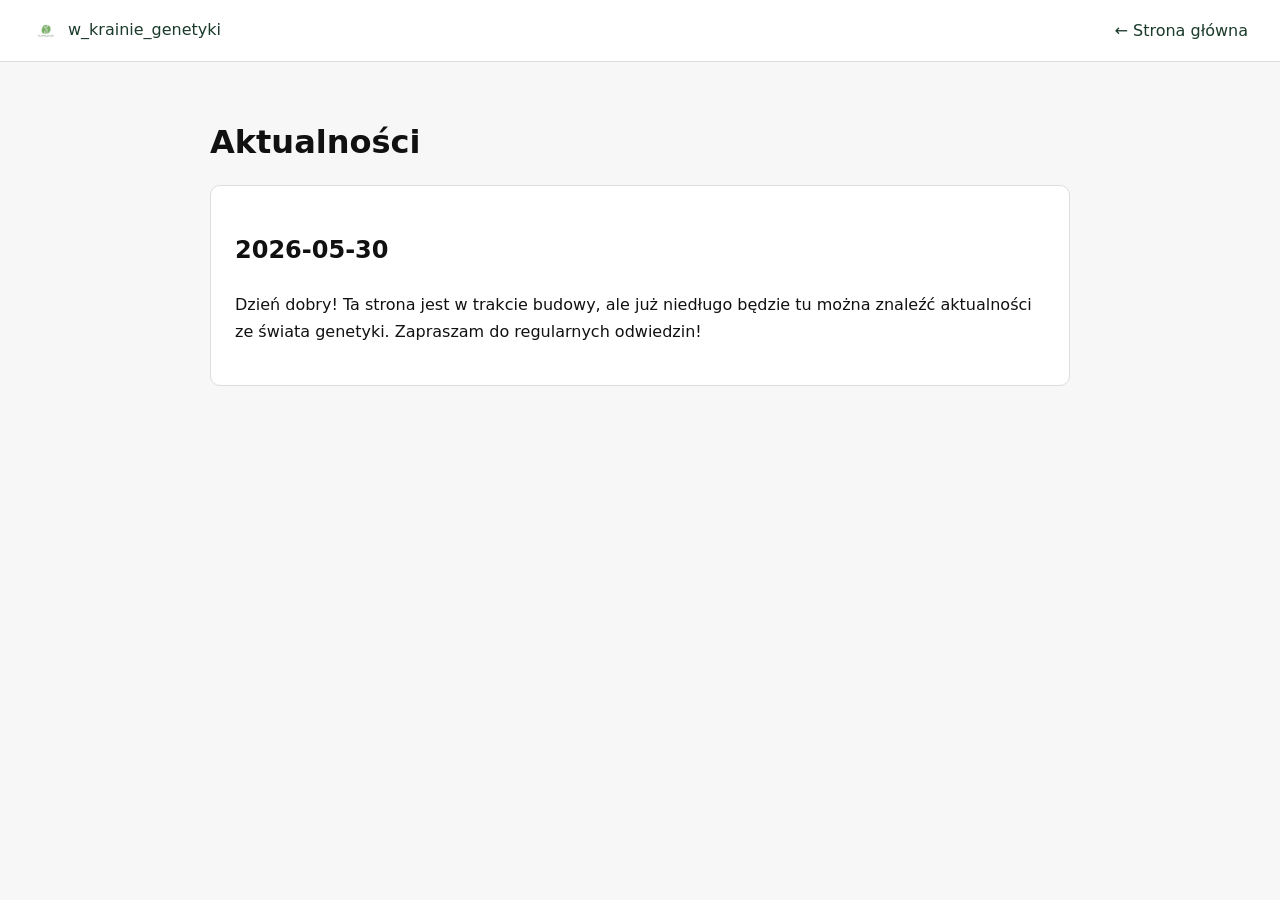
<file: aktualnosci.html>
<!DOCTYPE html>
<html lang="pl">
<head>
  <meta charset="UTF-8" />
  <meta name="viewport" content="width=device-width, initial-scale=1.0" />
  <title>Aktualności — w_krainie_genetyki</title>
  <style>
    body{font-family:Inter,system-ui,-apple-system,Segoe UI,Roboto,Helvetica,Arial,sans-serif;margin:0;color:#111;background:#f7f7f7;line-height:1.7}
    nav{display:flex;justify-content:space-between;align-items:center;background:#fff;border-bottom:1px solid #ddd;padding:1rem 2rem;position:sticky;top:0;z-index:10}
    main{max-width:860px;margin:auto;padding:2rem}
    h1{margin-bottom:1rem}
    .card{background:#fff;padding:1.5rem;margin-bottom:1rem;border:1px solid #ddd;border-radius:10px}
    a{color:#1a3a2a;text-decoration:none}
    a:hover{text-decoration:underline}
  </style>
</head>
<body>
<nav><a href="index.html" class="nav-logo"><img src="logo.png" alt="w_krainie_genetyki" style="width:28px;height:28px;object-fit:contain;display:inline-block;vertical-align:middle;margin-right:8px;background:#fff;border:none;"/>w_krainie_genetyki</a><a href="index.html">← Strona główna</a></nav>
<main>
  <h1>Aktualności</h1>
  <div class="card">
    <h2>2026-05-30</h2>
    <p>Dzień dobry! Ta strona jest w trakcie budowy, ale już niedługo będzie tu można znaleźć aktualności ze świata genetyki. Zapraszam do regularnych odwiedzin!</p>
  </div>
</main>
</body>
</html>
</file>
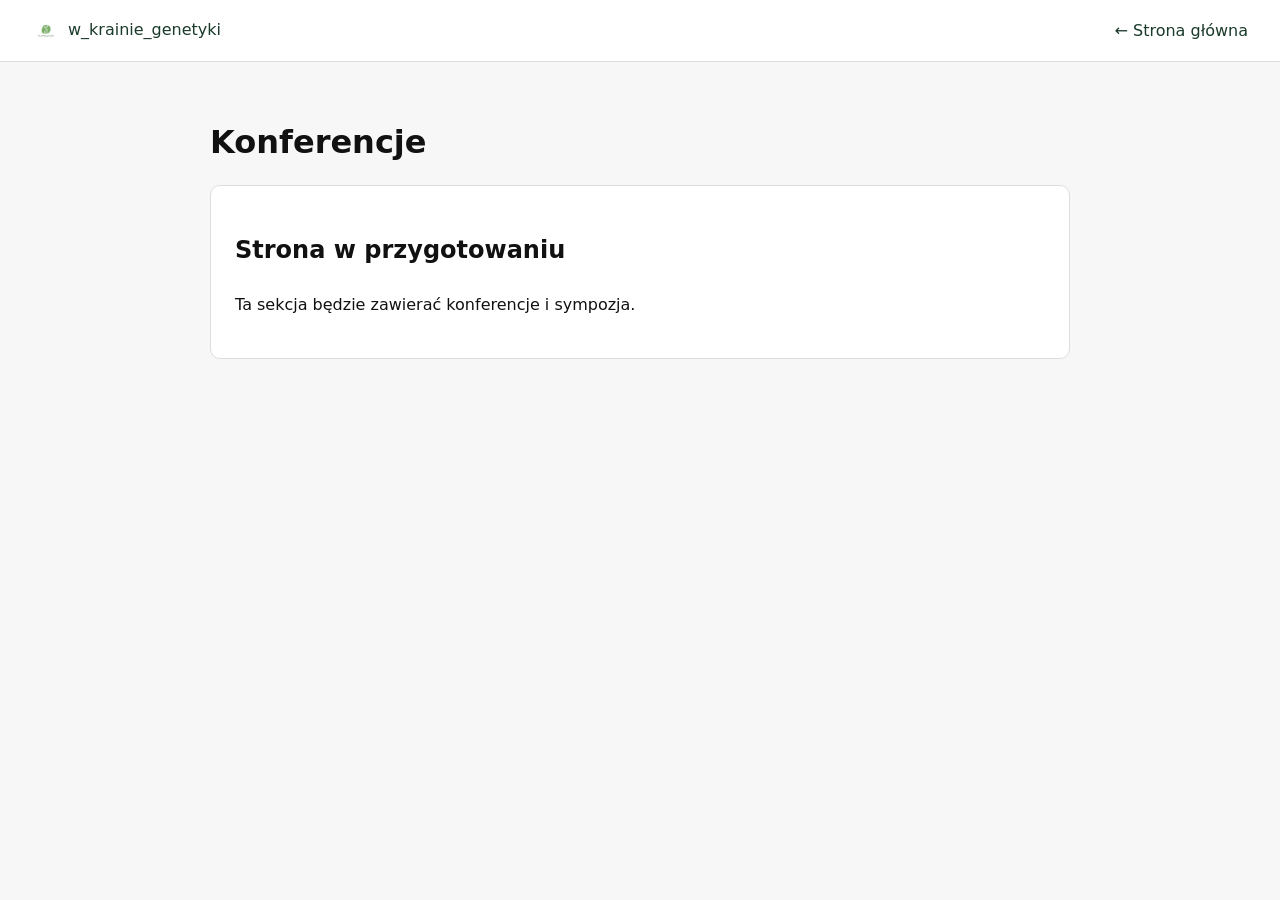
<file: konferencje.html>
<!DOCTYPE html>
<html lang="pl">
<head>
  <meta charset="UTF-8" />
  <meta name="viewport" content="width=device-width, initial-scale=1.0" />
  <title>Konferencje — w_krainie_genetyki</title>
  <style>
    body{font-family:Inter,system-ui,-apple-system,Segoe UI,Roboto,Helvetica,Arial,sans-serif;margin:0;color:#111;background:#f7f7f7;line-height:1.7}
    nav{display:flex;justify-content:space-between;align-items:center;background:#fff;border-bottom:1px solid #ddd;padding:1rem 2rem;position:sticky;top:0;z-index:10}
    main{max-width:860px;margin:auto;padding:2rem}
    h1{margin-bottom:1rem}
    .card{background:#fff;padding:1.5rem;margin-bottom:1rem;border:1px solid #ddd;border-radius:10px}
    a{color:#1a3a2a;text-decoration:none}
    a:hover{text-decoration:underline}
  </style>
</head>
<body>
<nav><a href="index.html" class="nav-logo"><img src="logo.png" alt="w_krainie_genetyki" style="width:28px;height:28px;object-fit:contain;display:inline-block;vertical-align:middle;margin-right:8px;background:#fff;border:none;"/>w_krainie_genetyki</a><a href="index.html">← Strona główna</a></nav>
<main>
  <h1>Konferencje</h1>
  <div class="card">
    <h2>Strona w przygotowaniu</h2>
    <p>Ta sekcja będzie zawierać konferencje i sympozja.</p>
  </div>
</main>
</body>
</html>
</file>
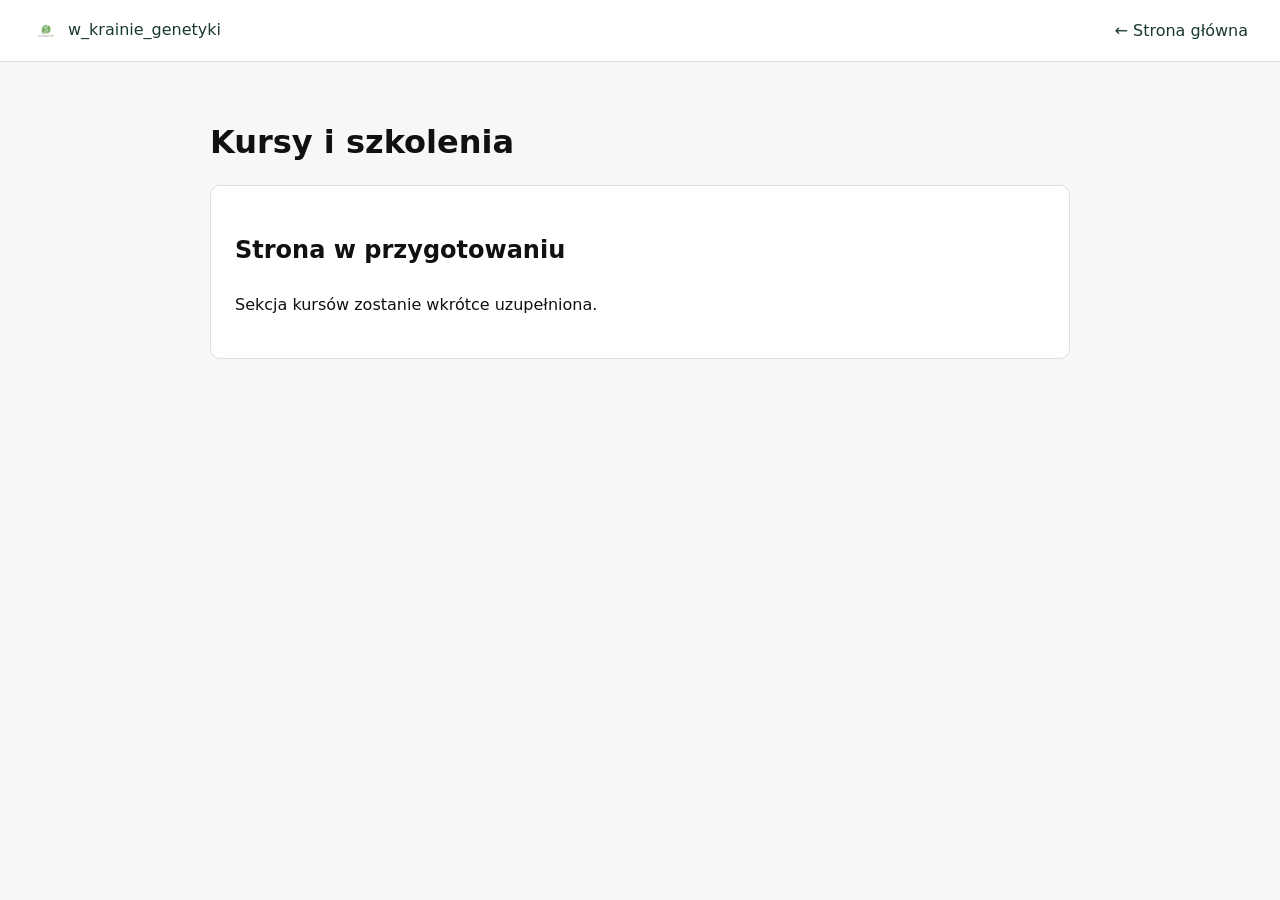
<file: kursy.html>
<!DOCTYPE html>
<html lang="pl">
<head>
  <meta charset="UTF-8" />
  <meta name="viewport" content="width=device-width, initial-scale=1.0" />
  <title>Kursy — w_krainie_genetyki</title>
  <style>
    body{font-family:Inter,system-ui,-apple-system,Segoe UI,Roboto,Helvetica,Arial,sans-serif;margin:0;color:#111;background:#f7f7f7;line-height:1.7}
    nav{display:flex;justify-content:space-between;align-items:center;background:#fff;border-bottom:1px solid #ddd;padding:1rem 2rem;position:sticky;top:0;z-index:10}
    main{max-width:860px;margin:auto;padding:2rem}
    h1{margin-bottom:1rem}
    .card{background:#fff;padding:1.5rem;margin-bottom:1rem;border:1px solid #ddd;border-radius:10px}
    a{color:#1a3a2a;text-decoration:none}
    a:hover{text-decoration:underline}
  </style>
</head>
<body>
<nav><a href="index.html" class="nav-logo"><img src="logo.png" alt="w_krainie_genetyki" style="width:28px;height:28px;object-fit:contain;display:inline-block;vertical-align:middle;margin-right:8px;background:#fff;border:none;"/>w_krainie_genetyki</a><a href="index.html">← Strona główna</a></nav>
<main>
  <h1>Kursy i szkolenia</h1>
  <div class="card">
    <h2>Strona w przygotowaniu</h2>
    <p>Sekcja kursów zostanie wkrótce uzupełniona.</p>
  </div>
</main>
</body>
</html>
</file>
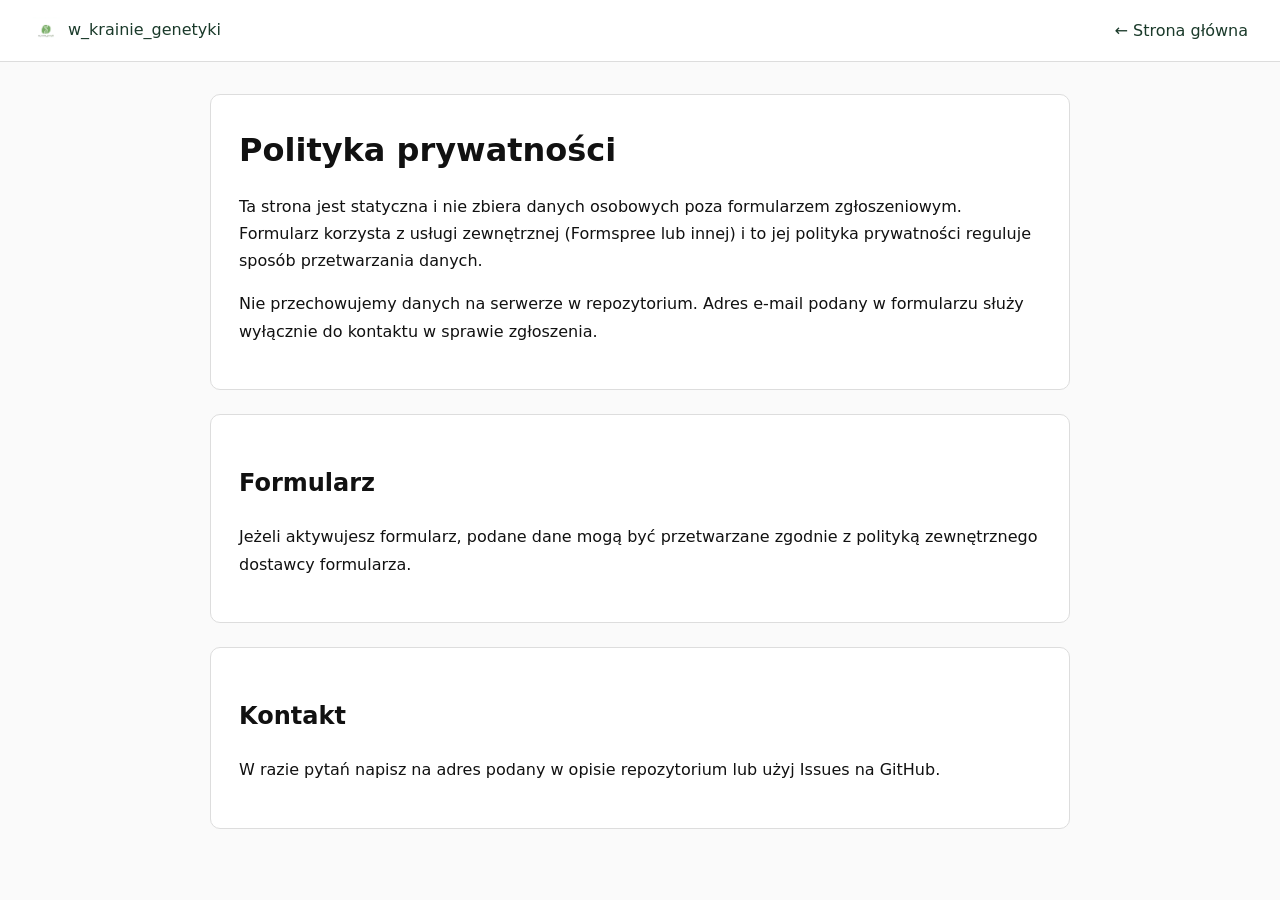
<file: privacy.html>
<!DOCTYPE html>
<html lang="pl">
<head>
  <meta charset="UTF-8" />
  <meta name="viewport" content="width=device-width, initial-scale=1.0" />
  <title>Polityka prywatności — w_krainie_genetyki</title>
  <style>
    body{font-family:Inter,system-ui,-apple-system,Segoe UI,Roboto,Helvetica,Arial,sans-serif;margin:0;color:#111;background:#fafafa;line-height:1.7}
    header,main,footer{max-width:860px;padding:2rem;margin:auto}
    a{color:#1a3a2a;text-decoration:none}
    a:hover{text-decoration:underline}
    nav{display:flex;justify-content:space-between;align-items:center;background:#fff;border-bottom:1px solid #ddd;padding:1rem 2rem;position:sticky;top:0;z-index:10}
    h1{margin:0 0 1rem;font-size:2rem}
    section{background:#fff;border:1px solid #ddd;border-radius:10px;padding:1.75rem;margin-bottom:1.5rem}
  </style>
</head>
<body>
<nav><a href="index.html" class="nav-logo"><img src="logo.png" alt="w_krainie_genetyki" style="width:28px;height:28px;object-fit:contain;display:inline-block;vertical-align:middle;margin-right:8px;background:#fff;border:none;"/>w_krainie_genetyki</a><a href="index.html">← Strona główna</a></nav>
<main>
  <section>
    <h1>Polityka prywatności</h1>
    <p>Ta strona jest statyczna i nie zbiera danych osobowych poza formularzem zgłoszeniowym. Formularz korzysta z usługi zewnętrznej (Formspree lub innej) i to jej polityka prywatności reguluje sposób przetwarzania danych.</p>
    <p>Nie przechowujemy danych na serwerze w repozytorium. Adres e-mail podany w formularzu służy wyłącznie do kontaktu w sprawie zgłoszenia.</p>
  </section>
  <section>
    <h2>Formularz</h2>
    <p>Jeżeli aktywujesz formularz, podane dane mogą być przetwarzane zgodnie z polityką zewnętrznego dostawcy formularza.</p>
  </section>
  <section>
    <h2>Kontakt</h2>
    <p>W razie pytań napisz na adres podany w opisie repozytorium lub użyj Issues na GitHub.</p>
  </section>
</main>
</body>
</html>
</file>
